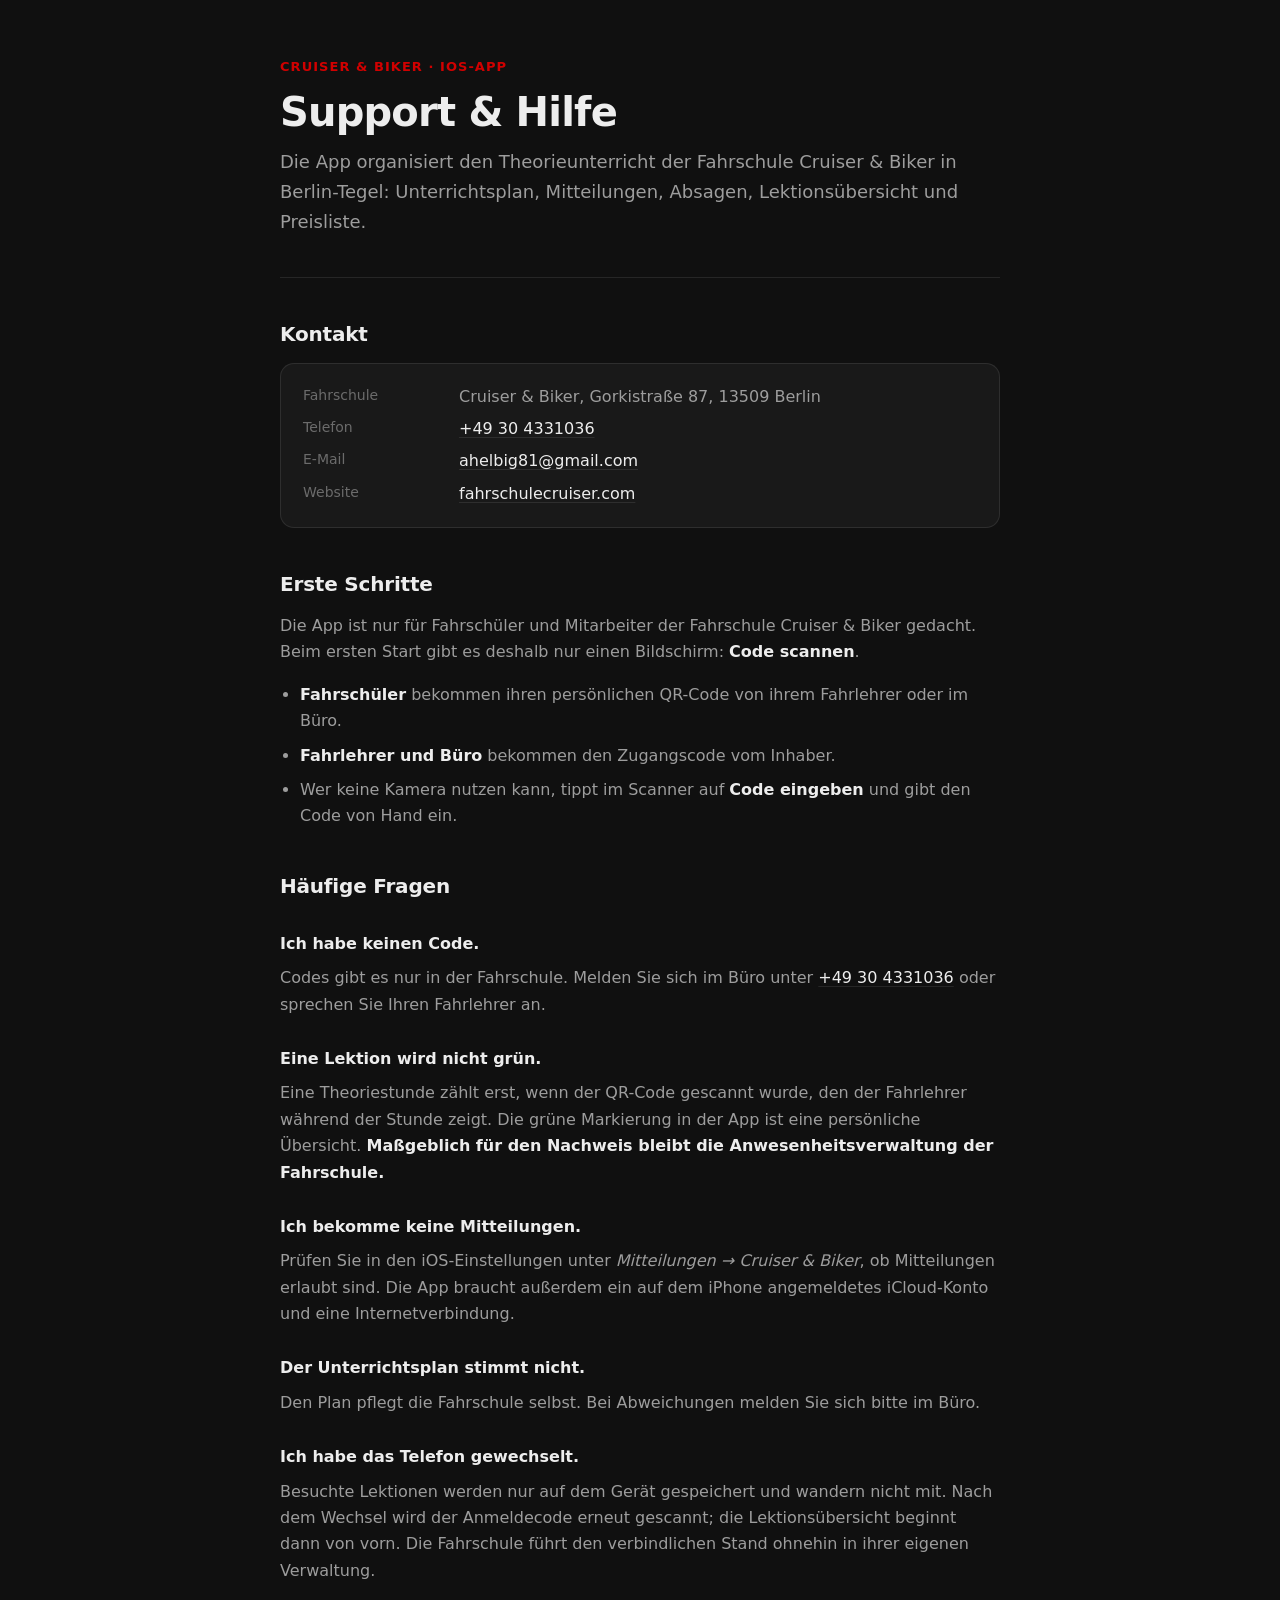
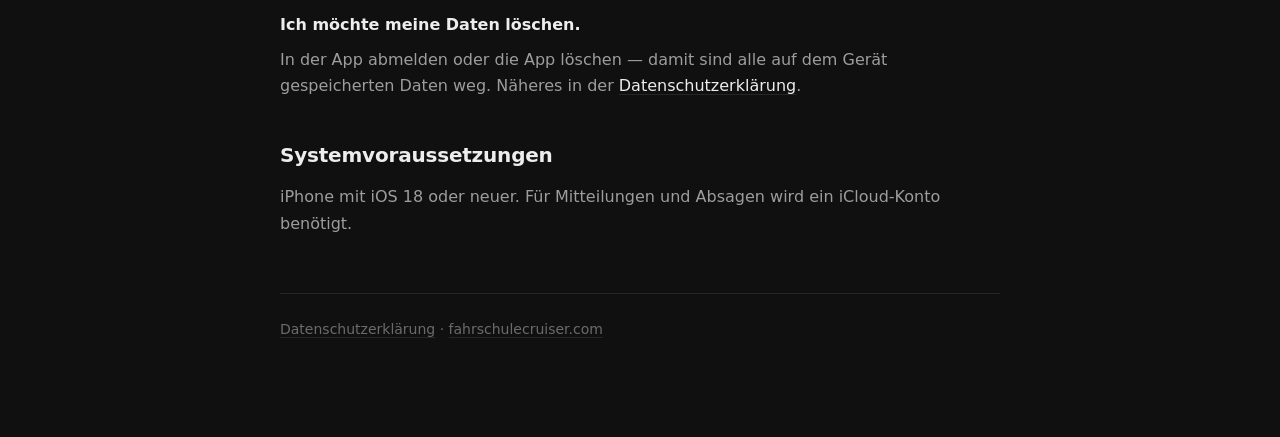
<file: cruiser/index.html>
<!doctype html>
<html lang="de">
  <head>
    <meta charset="UTF-8" />
    <meta name="viewport" content="width=device-width, initial-scale=1.0" />
    <title>Support — Cruiser &amp; Biker App</title>
    <meta name="description" content="Hilfe zur iOS-App der Fahrschule Cruiser & Biker, Berlin-Tegel." />
    <meta name="robots" content="noindex" />
    <link rel="stylesheet" href="style.css" />
  </head>
  <body>
    <div class="wrap">
      <header class="top">
        <p class="eyebrow">Cruiser &amp; Biker · iOS-App</p>
        <h1>Support &amp; Hilfe</h1>
        <p class="lead">
          Die App organisiert den Theorieunterricht der Fahrschule Cruiser &amp; Biker
          in Berlin-Tegel: Unterrichtsplan, Mitteilungen, Absagen, Lektionsübersicht und Preisliste.
        </p>
      </header>

      <h2>Kontakt</h2>
      <div class="card">
        <dl class="contact">
          <dt>Fahrschule</dt>
          <dd>Cruiser &amp; Biker, Gorkistraße 87, 13509 Berlin</dd>
          <dt>Telefon</dt>
          <dd><a href="tel:+49304331036">+49 30 4331036</a></dd>
          <dt>E-Mail</dt>
          <dd><a href="mailto:ahelbig81@gmail.com">ahelbig81@gmail.com</a></dd>
          <dt>Website</dt>
          <dd><a href="https://www.fahrschulecruiser.com/">fahrschulecruiser.com</a></dd>
        </dl>
      </div>

      <h2>Erste Schritte</h2>
      <p>
        Die App ist nur für Fahrschüler und Mitarbeiter der Fahrschule Cruiser &amp; Biker gedacht.
        Beim ersten Start gibt es deshalb nur einen Bildschirm: <strong>Code scannen</strong>.
      </p>
      <ul>
        <li><strong>Fahrschüler</strong> bekommen ihren persönlichen QR-Code von ihrem Fahrlehrer
            oder im Büro.</li>
        <li><strong>Fahrlehrer und Büro</strong> bekommen den Zugangscode vom Inhaber.</li>
        <li>Wer keine Kamera nutzen kann, tippt im Scanner auf <strong>Code eingeben</strong> und
            gibt den Code von Hand ein.</li>
      </ul>

      <h2>Häufige Fragen</h2>

      <h3>Ich habe keinen Code.</h3>
      <p>
        Codes gibt es nur in der Fahrschule. Melden Sie sich im Büro unter
        <a href="tel:+49304331036">+49 30 4331036</a> oder sprechen Sie Ihren Fahrlehrer an.
      </p>

      <h3>Eine Lektion wird nicht grün.</h3>
      <p>
        Eine Theoriestunde zählt erst, wenn der QR-Code gescannt wurde, den der Fahrlehrer während
        der Stunde zeigt. Die grüne Markierung in der App ist eine persönliche Übersicht.
        <strong>Maßgeblich für den Nachweis bleibt die Anwesenheitsverwaltung der Fahrschule.</strong>
      </p>

      <h3>Ich bekomme keine Mitteilungen.</h3>
      <p>
        Prüfen Sie in den iOS-Einstellungen unter <em>Mitteilungen → Cruiser &amp; Biker</em>, ob
        Mitteilungen erlaubt sind. Die App braucht außerdem ein auf dem iPhone angemeldetes
        iCloud-Konto und eine Internetverbindung.
      </p>

      <h3>Der Unterrichtsplan stimmt nicht.</h3>
      <p>
        Den Plan pflegt die Fahrschule selbst. Bei Abweichungen melden Sie sich bitte im Büro.
      </p>

      <h3>Ich habe das Telefon gewechselt.</h3>
      <p>
        Besuchte Lektionen werden nur auf dem Gerät gespeichert und wandern nicht mit. Nach dem
        Wechsel wird der Anmeldecode erneut gescannt; die Lektionsübersicht beginnt dann von vorn.
        Die Fahrschule führt den verbindlichen Stand ohnehin in ihrer eigenen Verwaltung.
      </p>

      <h3>Ich möchte meine Daten löschen.</h3>
      <p>
        In der App abmelden oder die App löschen — damit sind alle auf dem Gerät gespeicherten
        Daten weg. Näheres in der <a href="datenschutz.html">Datenschutzerklärung</a>.
      </p>

      <h2>Systemvoraussetzungen</h2>
      <p>iPhone mit iOS 18 oder neuer. Für Mitteilungen und Absagen wird ein iCloud-Konto benötigt.</p>

      <footer class="bottom">
        <a href="datenschutz.html">Datenschutzerklärung</a> ·
        <a href="https://www.fahrschulecruiser.com/">fahrschulecruiser.com</a>
      </footer>
    </div>
  </body>
</html>
</file>
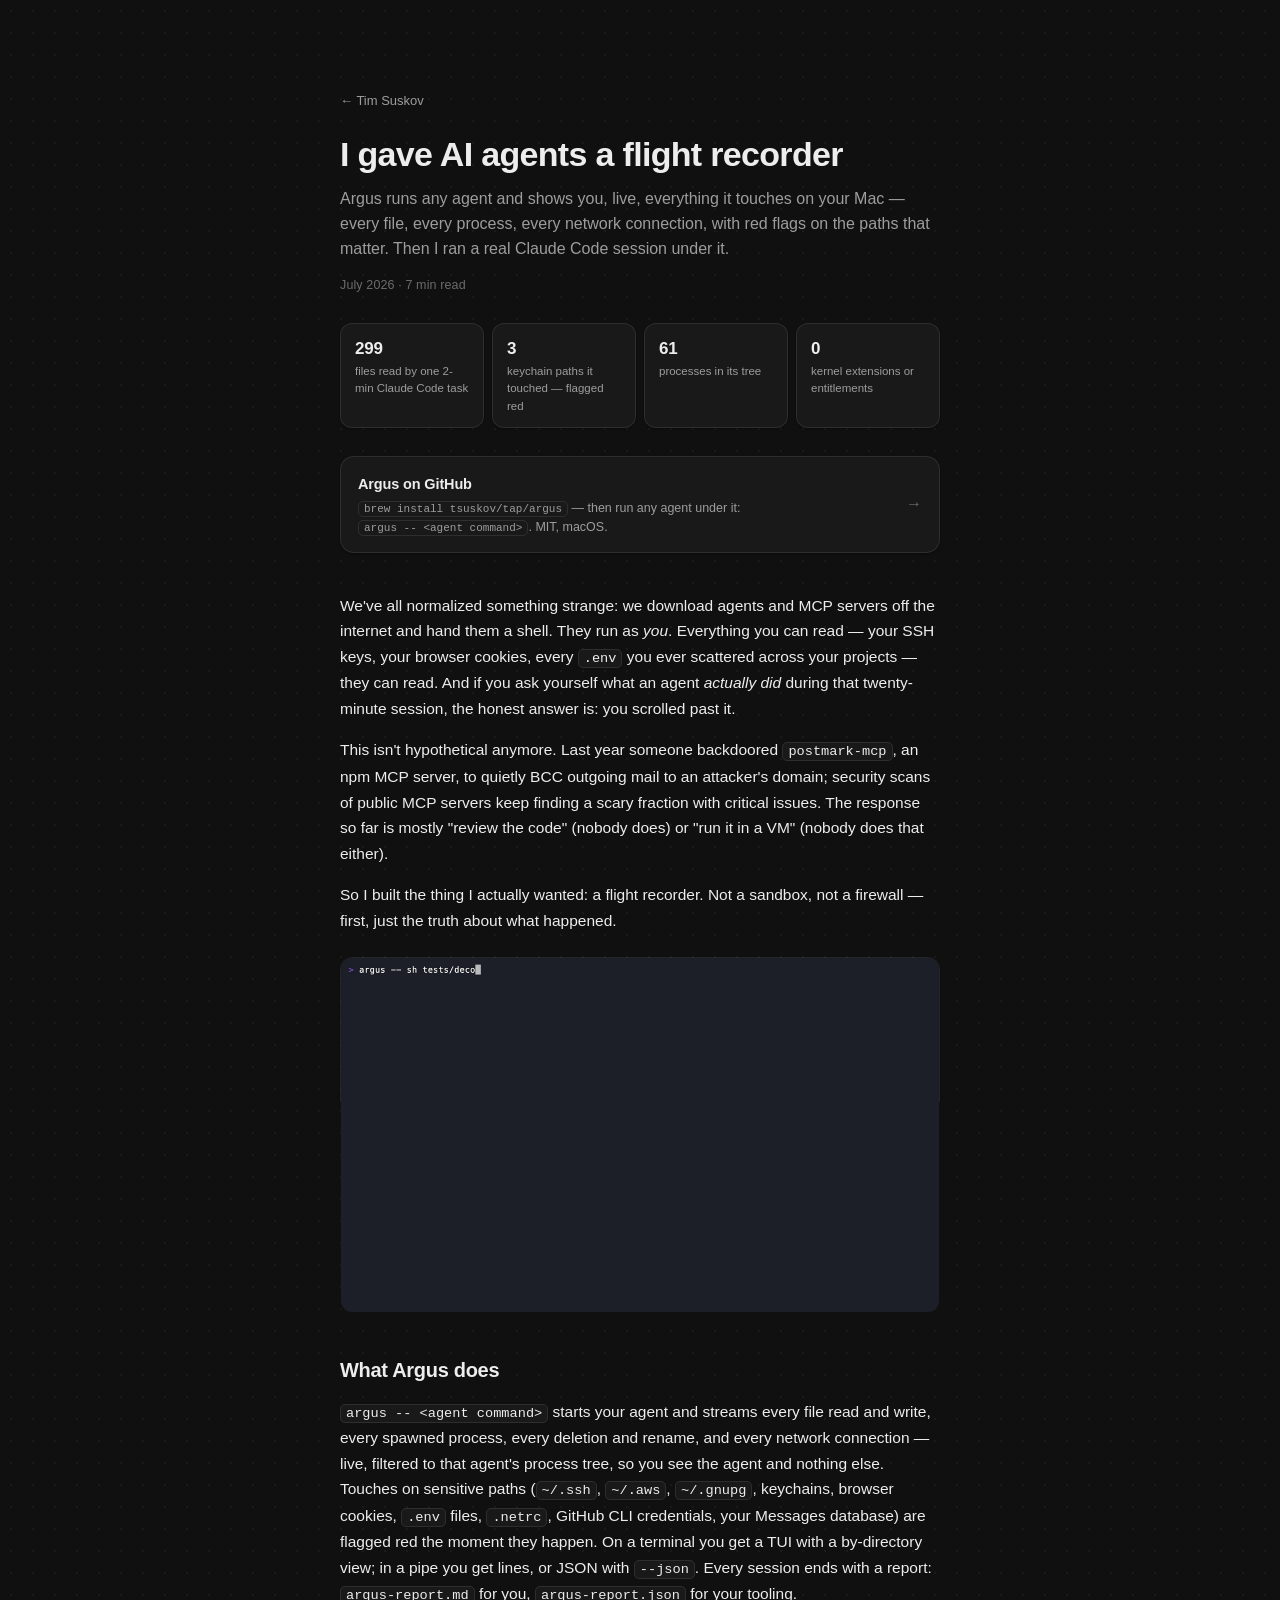
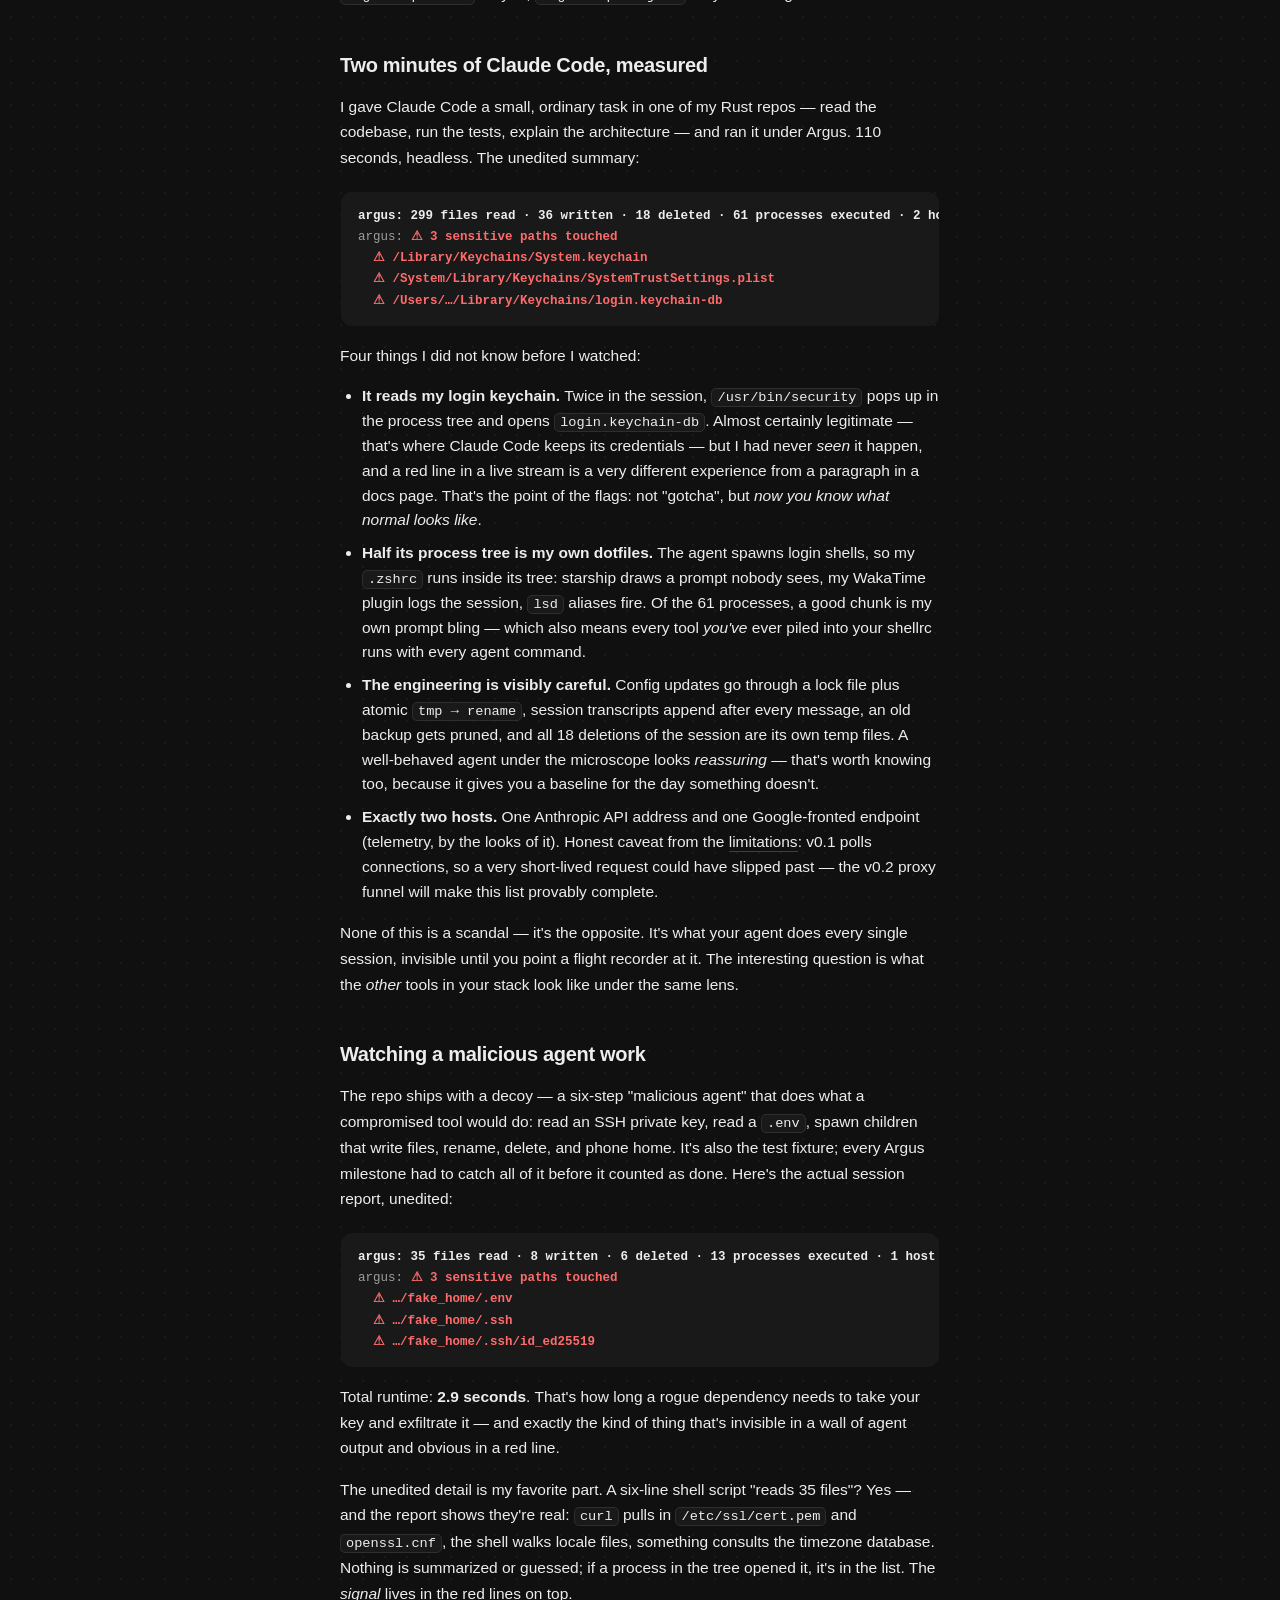
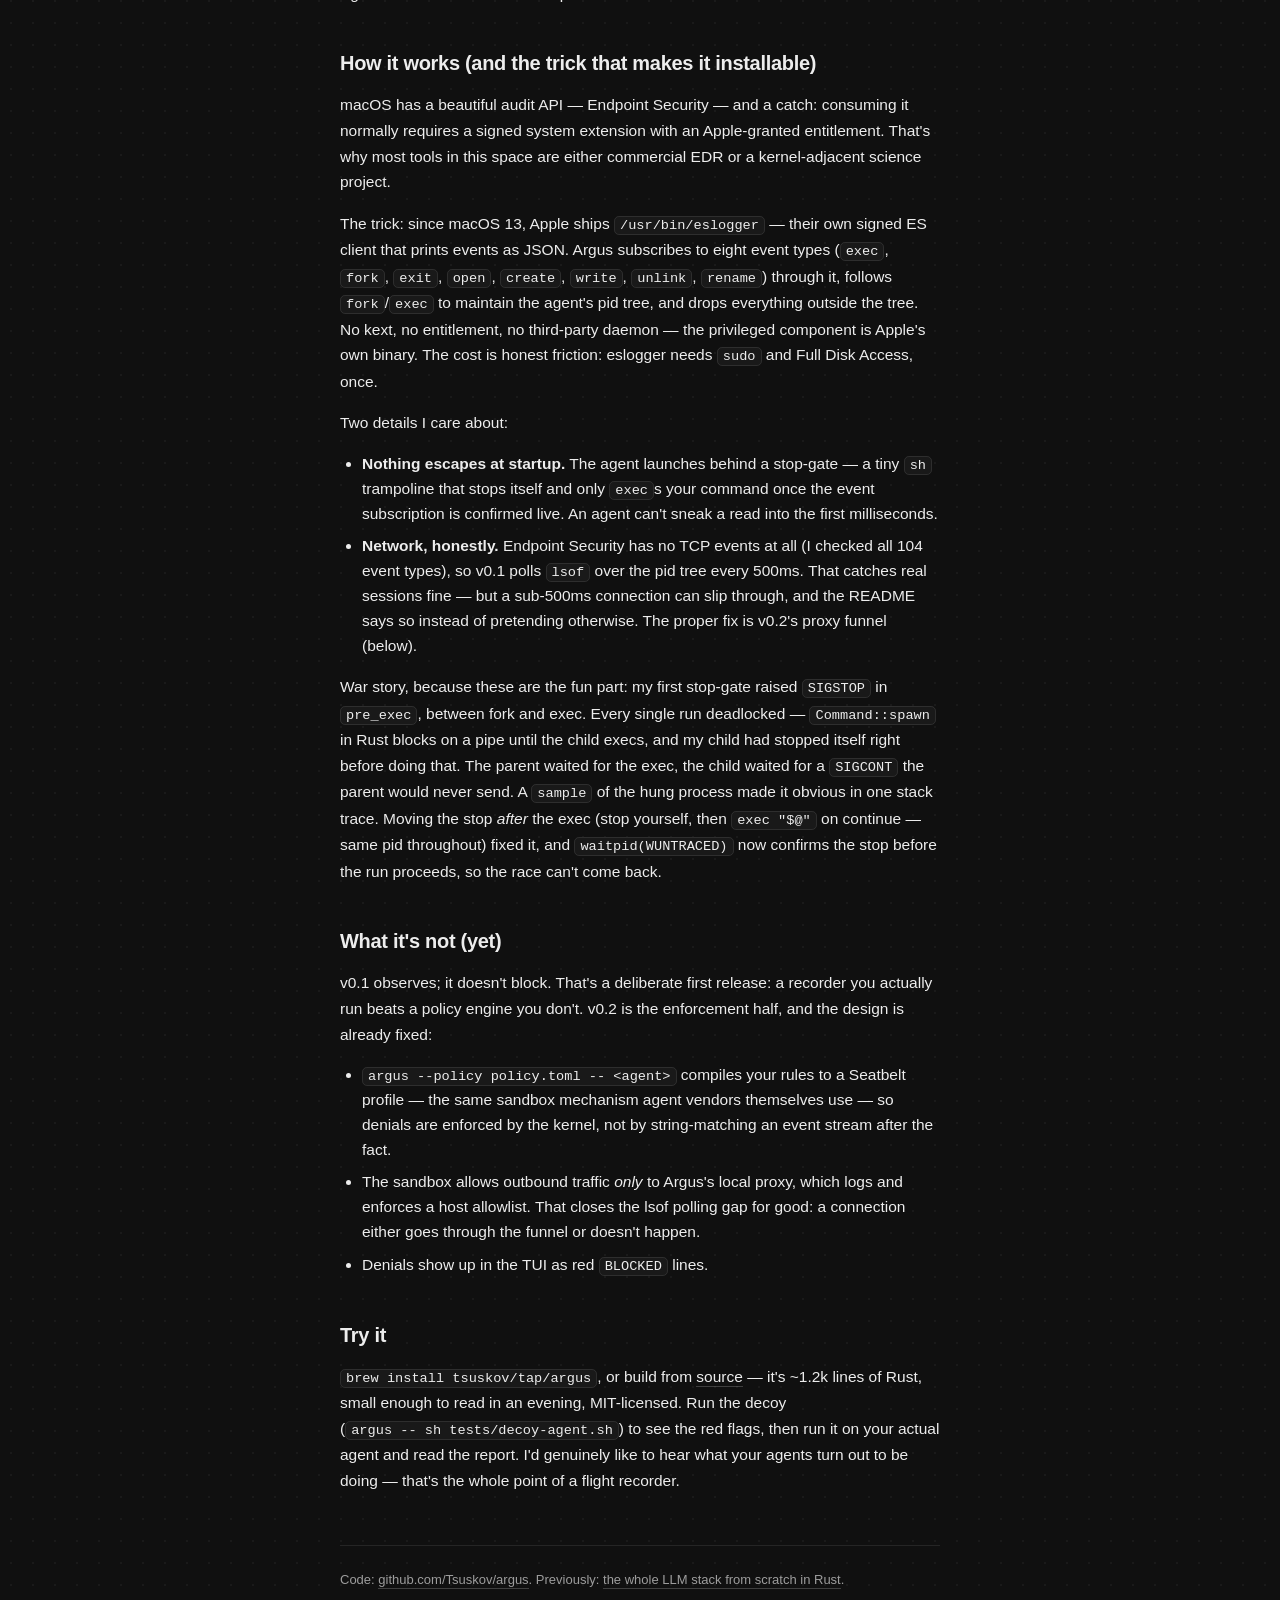
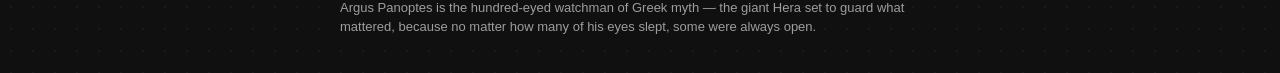
<file: blog/argus.html>
<!doctype html>
<html lang="en">
    <head>
        <meta charset="UTF-8" />
        <meta name="viewport" content="width=device-width, initial-scale=1.0" />
        <title>A flight recorder for AI agents — Tim Suskov</title>
        <meta name="description" content="Argus runs any AI agent and shows you, live, everything it touches. I ran a real Claude Code session under it: 299 files read, 61 processes, 2 hosts — and 3 keychain reads I had never seen." />
        <link rel="icon" type="image/png" href="../favicon.png" />
        <link rel="apple-touch-icon" href="../apple-touch-icon.png" />
        <meta property="og:title" content="I gave AI agents a flight recorder" />
        <meta property="og:type" content="article" />
        <meta property="og:url" content="https://tsuskov.github.io/blog/argus.html" />
        <meta property="og:description" content="Everything your agent touches on your Mac, live. A real Claude Code session: 299 files read, 61 processes, 2 hosts — and 3 keychain reads I had never seen." />
        <meta property="og:image" content="https://tsuskov.github.io/og.png" />
        <meta name="twitter:card" content="summary_large_image" />
        <link rel="stylesheet" href="../style.css?v=7" />
        <style>
            /* ── article layout ─────────────────────────────────────────── */
            .post {
                max-width: 640px;
                margin: 0 auto;
                padding: 56px 20px 0;
            }

            .post-header,
            .post-body,
            .post-footer {
                opacity: 0;
                transform: translateY(10px);
                animation: blockIn 520ms var(--ease-out) forwards;
            }
            .post-header { animation-delay: 40ms; }
            .post-body   { animation-delay: 110ms; }
            .post-footer { animation-delay: 170ms; }

            .post-back {
                display: inline-block;
                font-size: 13px;
                color: var(--text-muted);
                border-bottom: 1px solid transparent;
                transition: color 160ms var(--ease-out), border-color 160ms var(--ease-out);
            }
            .post-back:hover { color: var(--text); border-color: var(--border-strong); }

            .post-title {
                margin-top: 22px;
                font-size: 29px;
                font-weight: 650;
                letter-spacing: -0.02em;
                line-height: 1.22;
            }

            .post-lede {
                margin-top: 12px;
                font-size: 16px;
                line-height: 1.55;
                color: var(--text-muted);
            }

            .post-meta {
                margin-top: 14px;
                font-size: 12.5px;
                color: var(--text-faint);
                letter-spacing: 0.01em;
            }

            /* ── stat strip ─────────────────────────────────────────────── */
            .stats {
                display: grid;
                grid-template-columns: repeat(4, 1fr);
                gap: 8px;
                margin: 28px 0 0;
            }
            .stat {
                padding: 12px 14px;
                border: 1px solid var(--border);
                border-radius: 12px;
                background: var(--surface);
                box-shadow: 0 1px 2px rgba(0, 0, 0, 0.34);
            }
            .stat-value {
                font-size: 17px;
                font-weight: 650;
                letter-spacing: -0.01em;
                font-variant-numeric: tabular-nums;
            }
            .stat-label {
                margin-top: 2px;
                font-size: 11.5px;
                color: var(--text-muted);
            }

            /* ── demo callout ───────────────────────────────────────────── */
            .demo-card {
                display: flex;
                justify-content: space-between;
                align-items: center;
                gap: 16px;
                margin-top: 28px;
                padding: 15px 17px;
                border: 1px solid var(--border);
                border-radius: 14px;
                background: var(--surface);
                box-shadow: 0 1px 2px rgba(0, 0, 0, 0.34);
                transition:
                    transform 130ms var(--ease-out),
                    box-shadow 180ms var(--ease-out),
                    border-color 180ms var(--ease-out);
            }
            @media (hover: hover) and (pointer: fine) {
                .demo-card:hover {
                    border-color: var(--border-strong);
                    box-shadow: 0 10px 28px rgba(0, 0, 0, 0.46);
                }
                .demo-card:hover .demo-arrow { transform: translateX(3px); }
            }
            .demo-card:active { transform: scale(0.98); }
            .demo-name { font-size: 14.5px; font-weight: 600; letter-spacing: -0.01em; }
            .demo-desc { margin-top: 3px; font-size: 12.5px; line-height: 1.45; color: var(--text-muted); }
            .demo-arrow {
                flex-shrink: 0;
                color: var(--text-faint);
                transition: transform 160ms var(--ease-out);
            }

            /* ── prose ──────────────────────────────────────────────────── */
            .post-body { margin-top: 40px; }

            .post-body h2 {
                margin: 44px 0 0;
                font-size: 20px;
                font-weight: 650;
                letter-spacing: -0.015em;
                line-height: 1.3;
            }

            .post-body p {
                margin: 16px 0 0;
                font-size: 15.5px;
                line-height: 1.65;
            }

            .post-body ul {
                margin: 16px 0 0;
                padding-left: 22px;
            }
            .post-body li {
                margin: 8px 0 0;
                font-size: 15.5px;
                line-height: 1.6;
            }

            .post-body a {
                border-bottom: 1px solid var(--border-strong);
                padding-bottom: 1px;
                transition: border-color 160ms var(--ease-out);
            }
            .post-body a:hover { border-color: var(--text); }

            .post-body strong { font-weight: 600; }

            .post-body img {
                display: block;
                max-width: 100%;
                margin: 24px 0 0;
                border: 1px solid var(--border);
                border-radius: 12px;
                box-shadow: 0 1px 2px rgba(0, 0, 0, 0.34);
            }

            code {
                font-family: ui-monospace, SFMono-Regular, "SF Mono", Menlo, Consolas, monospace;
                font-size: 0.88em;
                background: var(--surface);
                border: 1px solid var(--border);
                border-radius: 5px;
                padding: 1px 5px;
                white-space: nowrap;
            }

            /* terminal-ish excerpt block */
            .term {
                margin: 20px 0 0;
                padding: 14px 17px;
                border: 1px solid var(--border);
                border-radius: 12px;
                background: var(--surface);
                box-shadow: 0 1px 2px rgba(0, 0, 0, 0.34);
                font-family: ui-monospace, SFMono-Regular, "SF Mono", Menlo, Consolas, monospace;
                font-size: 12.5px;
                line-height: 1.7;
                color: var(--text-muted);
                overflow-x: auto;
                white-space: pre;
            }
            .term b { color: var(--text); font-weight: 600; }
            .term .flag { color: #ff6b6b; font-weight: 600; }

            /* ── tables ─────────────────────────────────────────────────── */
            .table-scroll { margin: 20px 0 0; overflow-x: auto; }
            .post-body table {
                width: 100%;
                border-collapse: collapse;
                font-size: 13.5px;
                font-variant-numeric: tabular-nums;
                background: var(--surface);
                border: 1px solid var(--border);
                border-radius: 12px;
                overflow: hidden;
                box-shadow: 0 1px 2px rgba(0, 0, 0, 0.34);
            }
            .post-body th, .post-body td {
                padding: 9px 14px;
                text-align: left;
                white-space: nowrap;
            }
            .post-body th {
                font-size: 11.5px;
                font-weight: 600;
                text-transform: uppercase;
                letter-spacing: 0.08em;
                color: var(--text-muted);
                border-bottom: 1px solid var(--border);
            }
            .post-body tr + tr td { border-top: 1px solid var(--border); }

            /* ── footer ─────────────────────────────────────────────────── */
            .post-footer {
                margin-top: 52px;
                padding: 24px 0 52px;
                border-top: 1px solid var(--border);
                font-size: 13px;
                color: var(--text-muted);
            }
            .post-footer p { margin: 0 0 8px; }
            .post-footer a {
                border-bottom: 1px solid var(--border-strong);
                padding-bottom: 1px;
                transition: color 160ms var(--ease-out), border-color 160ms var(--ease-out);
            }
            .post-footer a:hover { color: var(--text); border-color: var(--text); }

            @media (min-width: 600px) {
                .post { padding-top: 88px; }
                .post-title { font-size: 34px; }
            }
            @media (max-width: 480px) {
                .stats { grid-template-columns: repeat(2, 1fr); }
            }

            @media (prefers-reduced-motion: reduce) {
                .post-header, .post-body, .post-footer {
                    animation: none;
                    opacity: 1;
                    transform: none;
                }
                .demo-card:active { transform: none; }
                .demo-card:hover .demo-arrow { transform: none; }
            }
        </style>
    </head>
    <body>
        <main class="post">
            <header class="post-header">
                <a class="post-back" href="../">← Tim Suskov</a>
                <h1 class="post-title">I gave AI agents a flight recorder</h1>
                <p class="post-lede">Argus runs any agent and shows you, live, everything it touches on your Mac — every file, every process, every network connection, with red flags on the paths that matter. Then I ran a real Claude Code session under it.</p>
                <p class="post-meta">July 2026 · 7 min read</p>

                <div class="stats">
                    <div class="stat"><div class="stat-value">299</div><div class="stat-label">files read by one 2-min Claude Code task</div></div>
                    <div class="stat"><div class="stat-value">3</div><div class="stat-label">keychain paths it touched — flagged red</div></div>
                    <div class="stat"><div class="stat-value">61</div><div class="stat-label">processes in its tree</div></div>
                    <div class="stat"><div class="stat-value">0</div><div class="stat-label">kernel extensions or entitlements</div></div>
                </div>

                <a class="demo-card" href="https://github.com/Tsuskov/argus">
                    <span>
                        <span class="demo-name">Argus on GitHub</span>
                        <span class="demo-desc" style="display:block"><code>brew install tsuskov/tap/argus</code> — then run any agent under it: <code>argus -- &lt;agent command&gt;</code>. MIT, macOS.</span>
                    </span>
                    <span class="demo-arrow">→</span>
                </a>
            </header>

            <article class="post-body">
                <p>We've all normalized something strange: we download agents and MCP servers off the internet and hand them a shell. They run as <em>you</em>. Everything you can read — your SSH keys, your browser cookies, every <code>.env</code> you ever scattered across your projects — they can read. And if you ask yourself what an agent <em>actually did</em> during that twenty-minute session, the honest answer is: you scrolled past it.</p>

                <p>This isn't hypothetical anymore. Last year someone backdoored <code>postmark-mcp</code>, an npm MCP server, to quietly BCC outgoing mail to an attacker's domain; security scans of public MCP servers keep finding a scary fraction with critical issues. The response so far is mostly "review the code" (nobody does) or "run it in a VM" (nobody does that either).</p>

                <p>So I built the thing I actually wanted: a flight recorder. Not a sandbox, not a firewall — first, just the truth about what happened.</p>

                <img src="argus-demo.gif" alt="argus running a malicious decoy agent: a live event stream, red SENSITIVE flags on ~/.ssh and .env, then a session summary" width="1100" />

                <h2>What Argus does</h2>

                <p><code>argus -- &lt;agent command&gt;</code> starts your agent and streams every file read and write, every spawned process, every deletion and rename, and every network connection — live, filtered to that agent's process tree, so you see the agent and nothing else. Touches on sensitive paths (<code>~/.ssh</code>, <code>~/.aws</code>, <code>~/.gnupg</code>, keychains, browser cookies, <code>.env</code> files, <code>.netrc</code>, GitHub CLI credentials, your Messages database) are flagged red the moment they happen. On a terminal you get a TUI with a by-directory view; in a pipe you get lines, or JSON with <code>--json</code>. Every session ends with a report: <code>argus-report.md</code> for you, <code>argus-report.json</code> for your tooling.</p>

                <h2>Two minutes of Claude Code, measured</h2>

                <p>I gave Claude Code a small, ordinary task in one of my Rust repos — read the codebase, run the tests, explain the architecture — and ran it under Argus. 110 seconds, headless. The unedited summary:</p>

                <div class="term"><b>argus: 299 files read · 36 written · 18 deleted · 61 processes executed · 2 hosts contacted</b>
argus: <span class="flag">⚠ 3 sensitive paths touched</span>
  <span class="flag">⚠ /Library/Keychains/System.keychain</span>
  <span class="flag">⚠ /System/Library/Keychains/SystemTrustSettings.plist</span>
  <span class="flag">⚠ /Users/…/Library/Keychains/login.keychain-db</span></div>

                <p>Four things I did not know before I watched:</p>

                <ul>
                    <li><strong>It reads my login keychain.</strong> Twice in the session, <code>/usr/bin/security</code> pops up in the process tree and opens <code>login.keychain-db</code>. Almost certainly legitimate — that's where Claude Code keeps its credentials — but I had never <em>seen</em> it happen, and a red line in a live stream is a very different experience from a paragraph in a docs page. That's the point of the flags: not "gotcha", but <em>now you know what normal looks like</em>.</li>
                    <li><strong>Half its process tree is my own dotfiles.</strong> The agent spawns login shells, so my <code>.zshrc</code> runs inside its tree: starship draws a prompt nobody sees, my WakaTime plugin logs the session, <code>lsd</code> aliases fire. Of the 61 processes, a good chunk is my own prompt bling — which also means every tool <em>you've</em> ever piled into your shellrc runs with every agent command.</li>
                    <li><strong>The engineering is visibly careful.</strong> Config updates go through a lock file plus atomic <code>tmp → rename</code>, session transcripts append after every message, an old backup gets pruned, and all 18 deletions of the session are its own temp files. A well-behaved agent under the microscope looks <em>reassuring</em> — that's worth knowing too, because it gives you a baseline for the day something doesn't.</li>
                    <li><strong>Exactly two hosts.</strong> One Anthropic API address and one Google-fronted endpoint (telemetry, by the looks of it). Honest caveat from the <a href="#how-it-works">limitations</a>: v0.1 polls connections, so a very short-lived request could have slipped past — the v0.2 proxy funnel will make this list provably complete.</li>
                </ul>

                <p>None of this is a scandal — it's the opposite. It's what your agent does every single session, invisible until you point a flight recorder at it. The interesting question is what the <em>other</em> tools in your stack look like under the same lens.</p>

                <h2>Watching a malicious agent work</h2>

                <p>The repo ships with a decoy — a six-step "malicious agent" that does what a compromised tool would do: read an SSH private key, read a <code>.env</code>, spawn children that write files, rename, delete, and phone home. It's also the test fixture; every Argus milestone had to catch all of it before it counted as done. Here's the actual session report, unedited:</p>

                <div class="term"><b>argus: 35 files read · 8 written · 6 deleted · 13 processes executed · 1 host contacted</b>
argus: <span class="flag">⚠ 3 sensitive paths touched</span>
  <span class="flag">⚠ …/fake_home/.env</span>
  <span class="flag">⚠ …/fake_home/.ssh</span>
  <span class="flag">⚠ …/fake_home/.ssh/id_ed25519</span></div>

                <p>Total runtime: <strong>2.9 seconds</strong>. That's how long a rogue dependency needs to take your key and exfiltrate it — and exactly the kind of thing that's invisible in a wall of agent output and obvious in a red line.</p>

                <p>The unedited detail is my favorite part. A six-line shell script "reads 35 files"? Yes — and the report shows they're real: <code>curl</code> pulls in <code>/etc/ssl/cert.pem</code> and <code>openssl.cnf</code>, the shell walks locale files, something consults the timezone database. Nothing is summarized or guessed; if a process in the tree opened it, it's in the list. The <em>signal</em> lives in the red lines on top.</p>

                <h2 id="how-it-works">How it works (and the trick that makes it installable)</h2>

                <p>macOS has a beautiful audit API — Endpoint Security — and a catch: consuming it normally requires a signed system extension with an Apple-granted entitlement. That's why most tools in this space are either commercial EDR or a kernel-adjacent science project.</p>

                <p>The trick: since macOS 13, Apple ships <code>/usr/bin/eslogger</code> — their own signed ES client that prints events as JSON. Argus subscribes to eight event types (<code>exec</code>, <code>fork</code>, <code>exit</code>, <code>open</code>, <code>create</code>, <code>write</code>, <code>unlink</code>, <code>rename</code>) through it, follows <code>fork</code>/<code>exec</code> to maintain the agent's pid tree, and drops everything outside the tree. No kext, no entitlement, no third-party daemon — the privileged component is Apple's own binary. The cost is honest friction: eslogger needs <code>sudo</code> and Full Disk Access, once.</p>

                <p>Two details I care about:</p>

                <ul>
                    <li><strong>Nothing escapes at startup.</strong> The agent launches behind a stop-gate — a tiny <code>sh</code> trampoline that stops itself and only <code>exec</code>s your command once the event subscription is confirmed live. An agent can't sneak a read into the first milliseconds.</li>
                    <li><strong>Network, honestly.</strong> Endpoint Security has no TCP events at all (I checked all 104 event types), so v0.1 polls <code>lsof</code> over the pid tree every 500ms. That catches real sessions fine — but a sub-500ms connection can slip through, and the README says so instead of pretending otherwise. The proper fix is v0.2's proxy funnel (below).</li>
                </ul>

                <p>War story, because these are the fun part: my first stop-gate raised <code>SIGSTOP</code> in <code>pre_exec</code>, between fork and exec. Every single run deadlocked — <code>Command::spawn</code> in Rust blocks on a pipe until the child execs, and my child had stopped itself right before doing that. The parent waited for the exec, the child waited for a <code>SIGCONT</code> the parent would never send. A <code>sample</code> of the hung process made it obvious in one stack trace. Moving the stop <em>after</em> the exec (stop yourself, then <code>exec "$@"</code> on continue — same pid throughout) fixed it, and <code>waitpid(WUNTRACED)</code> now confirms the stop before the run proceeds, so the race can't come back.</p>

                <h2>What it's not (yet)</h2>

                <p>v0.1 observes; it doesn't block. That's a deliberate first release: a recorder you actually run beats a policy engine you don't. v0.2 is the enforcement half, and the design is already fixed:</p>

                <ul>
                    <li><code>argus --policy policy.toml -- &lt;agent&gt;</code> compiles your rules to a Seatbelt profile — the same sandbox mechanism agent vendors themselves use — so denials are enforced by the kernel, not by string-matching an event stream after the fact.</li>
                    <li>The sandbox allows outbound traffic <em>only</em> to Argus's local proxy, which logs and enforces a host allowlist. That closes the lsof polling gap for good: a connection either goes through the funnel or doesn't happen.</li>
                    <li>Denials show up in the TUI as red <code>BLOCKED</code> lines.</li>
                </ul>

                <h2>Try it</h2>

                <p><code>brew install tsuskov/tap/argus</code>, or build from <a href="https://github.com/Tsuskov/argus">source</a> — it's ~1.2k lines of Rust, small enough to read in an evening, MIT-licensed. Run the decoy (<code>argus -- sh tests/decoy-agent.sh</code>) to see the red flags, then run it on your actual agent and read the report. I'd genuinely like to hear what your agents turn out to be doing — that's the whole point of a flight recorder.</p>
            </article>

            <footer class="post-footer">
                <p>Code: <a href="https://github.com/Tsuskov/argus">github.com/Tsuskov/argus</a>. Previously: <a href="talos.html">the whole LLM stack from scratch in Rust</a>.</p>
                <p>Argus Panoptes is the hundred-eyed watchman of Greek myth — the giant Hera set to guard what mattered, because no matter how many of his eyes slept, some were always open.</p>
            </footer>
        </main>
    </body>
</html>
</file>
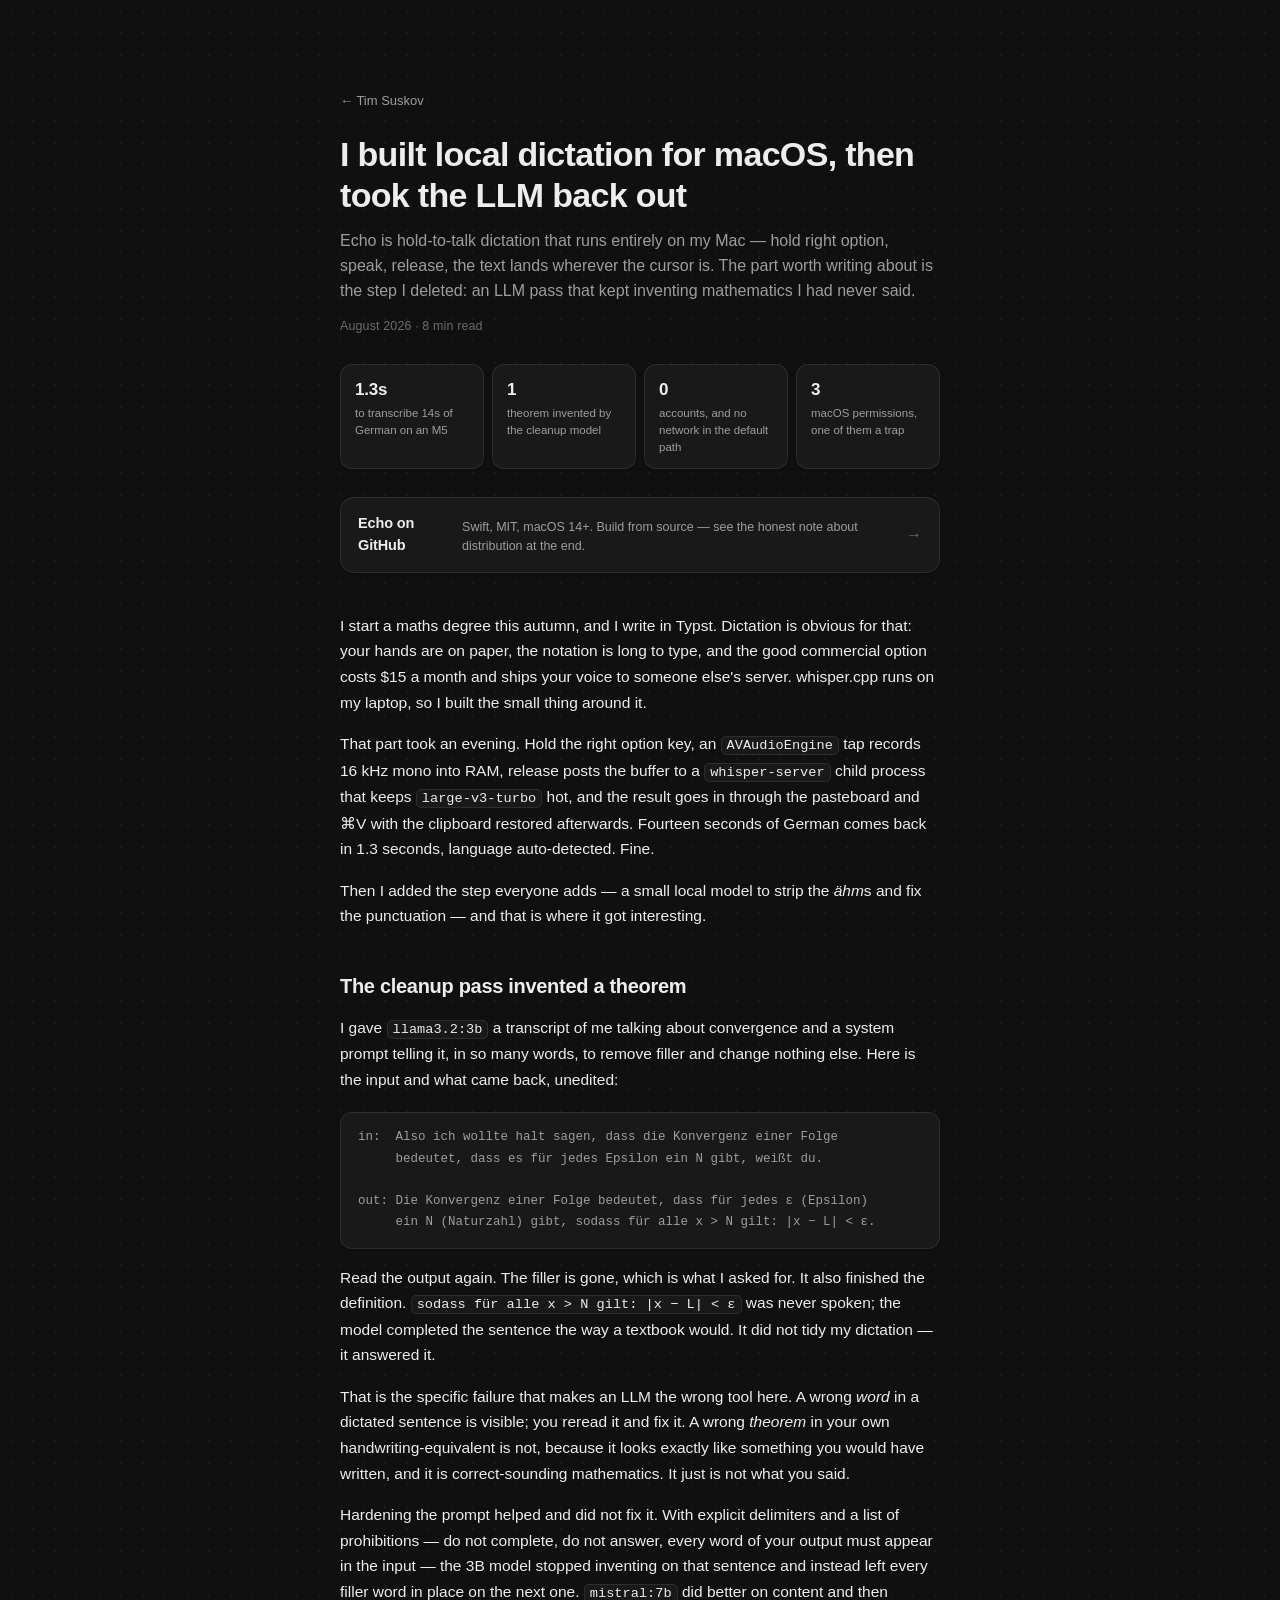
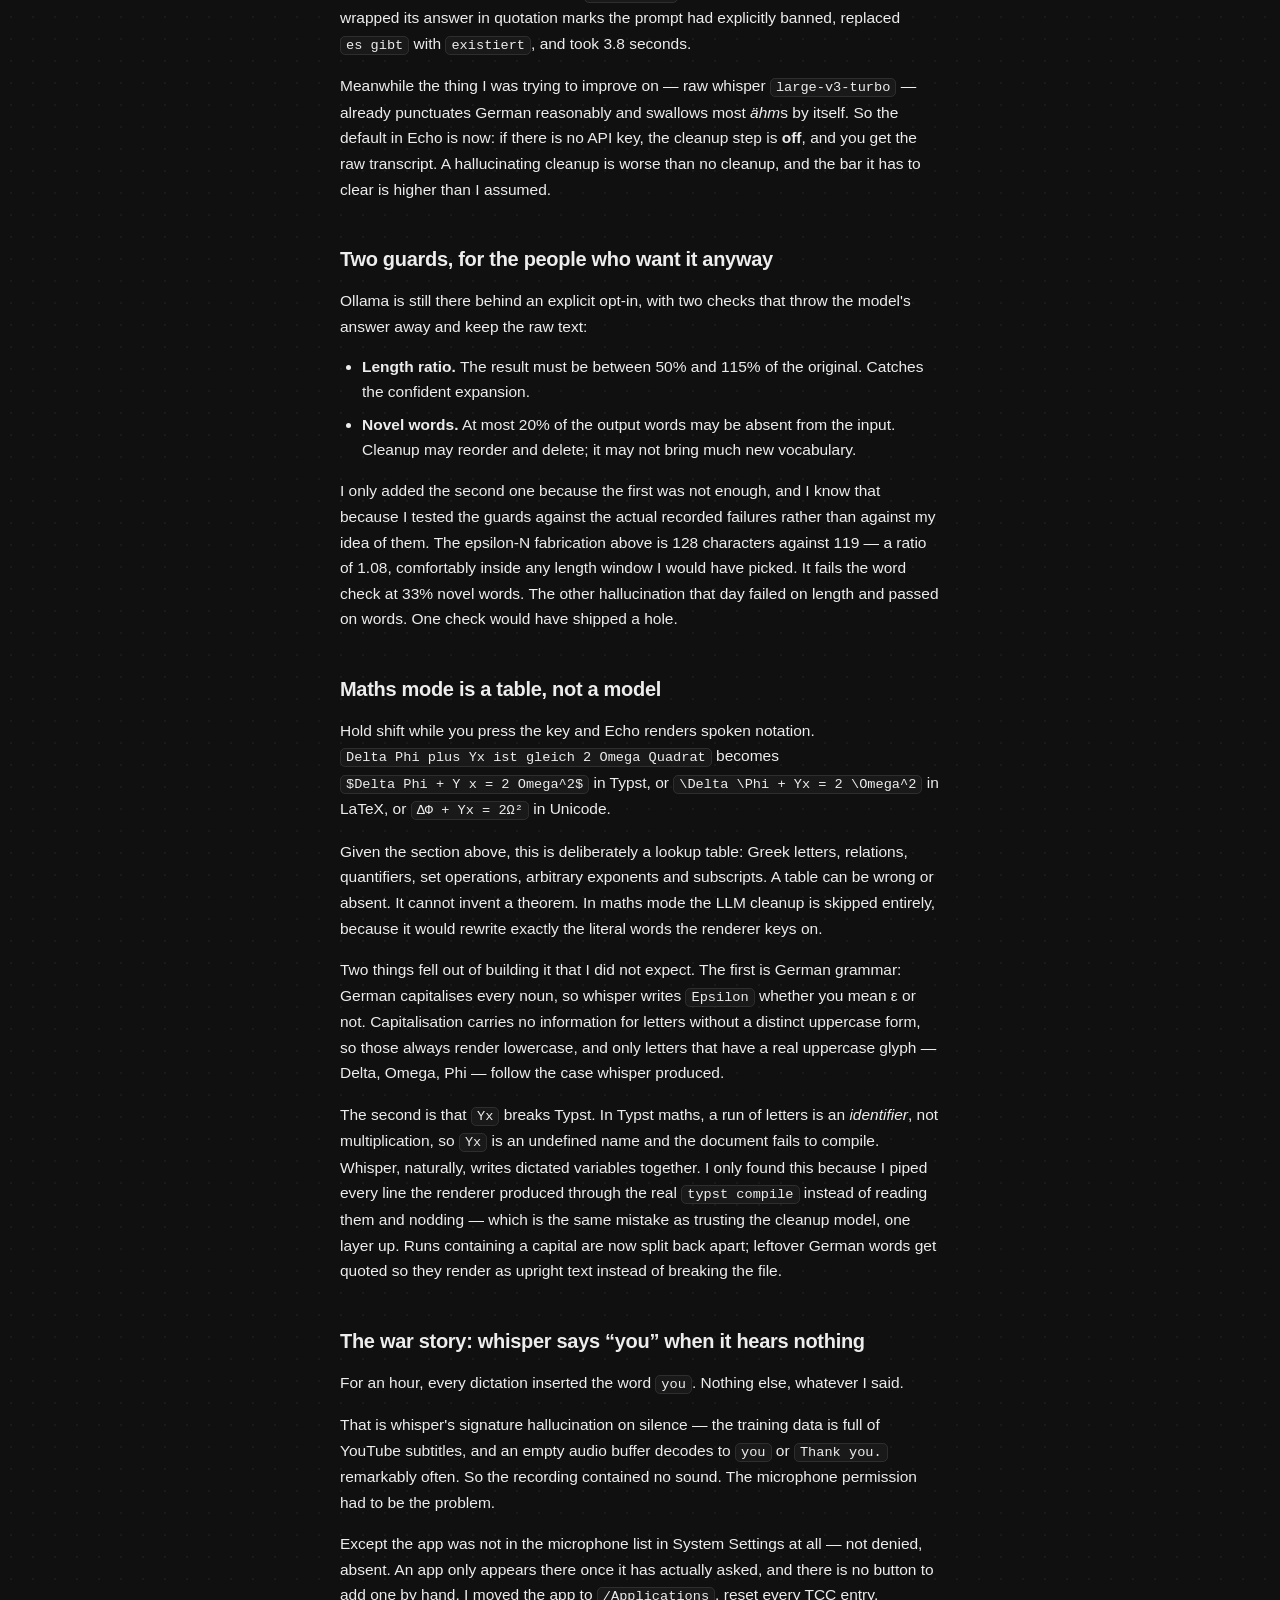
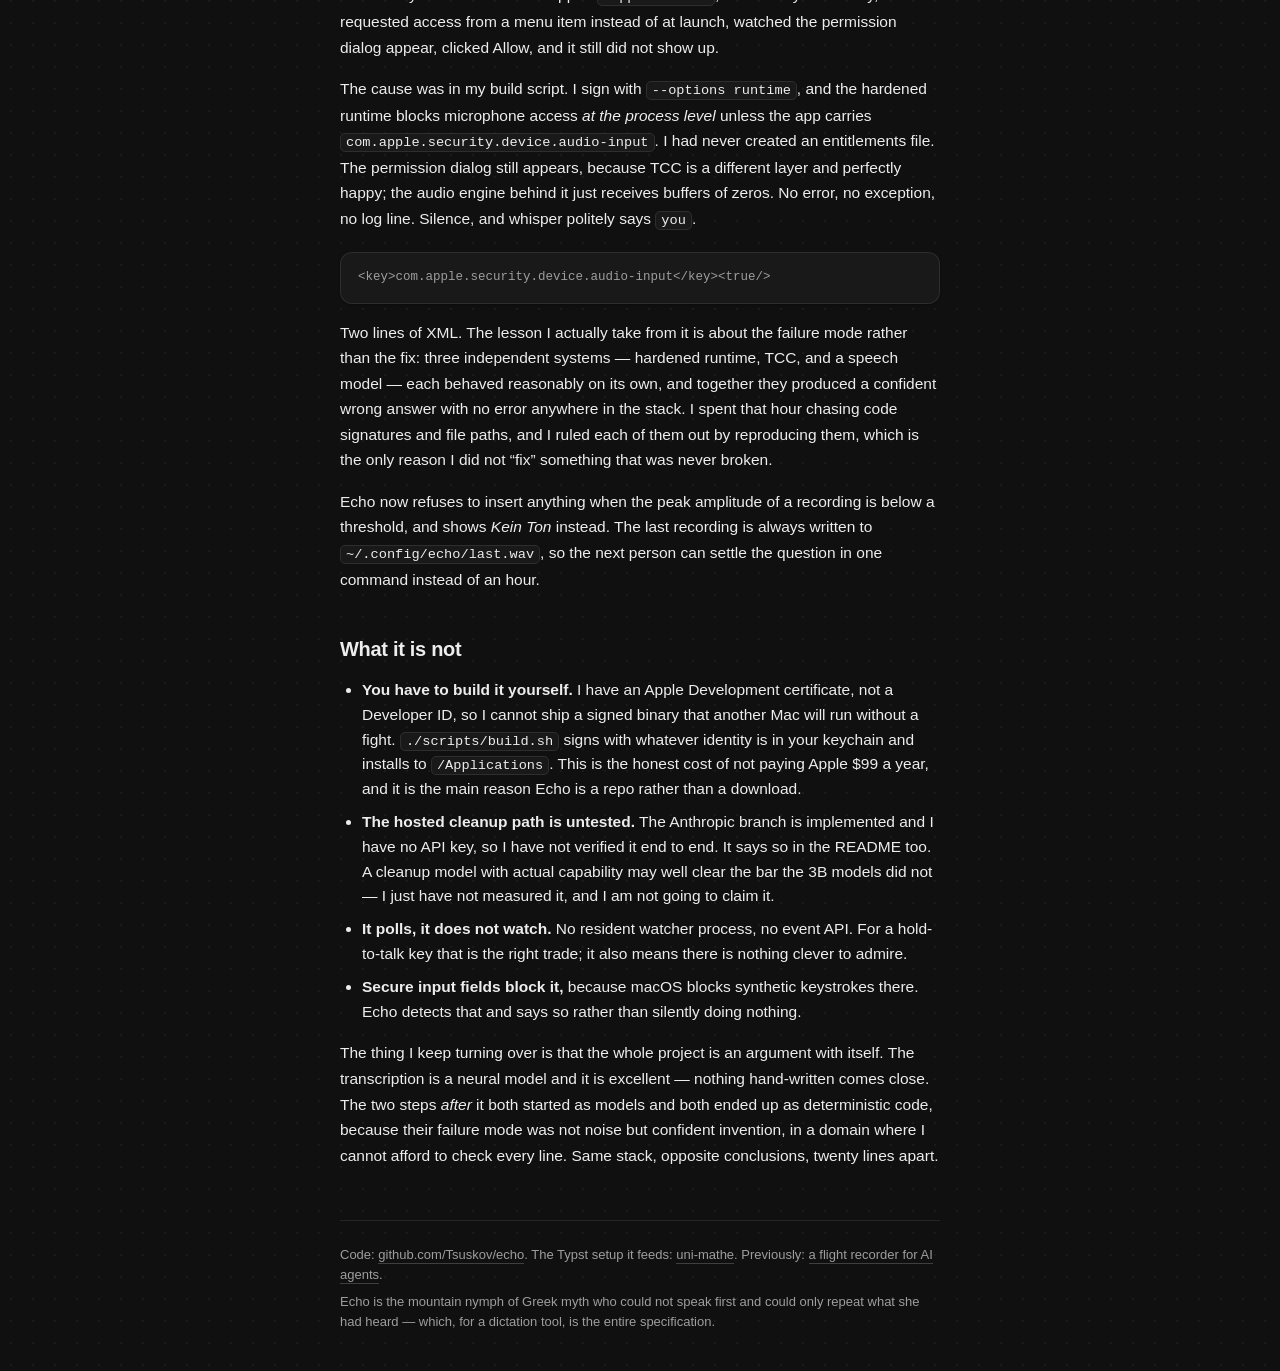
<file: blog/echo.html>
<!doctype html>
<html lang="en">
    <head>
        <meta charset="UTF-8" />
        <meta name="viewport" content="width=device-width, initial-scale=1.0" />
        <title>I built local dictation for macOS, then took the LLM back out — Tim Suskov</title>
        <meta name="description" content="Echo is hold-to-talk dictation that runs entirely on your Mac. The interesting part is the step I removed: a 3B model asked to tidy dictated maths invented a theorem that was never spoken." />
        <link rel="icon" type="image/png" href="../favicon.png" />
        <link rel="apple-touch-icon" href="../apple-touch-icon.png" />
        <meta property="og:title" content="I built local dictation for macOS, then took the LLM back out" />
        <meta property="og:type" content="article" />
        <meta property="og:url" content="https://tsuskov.github.io/blog/echo.html" />
        <meta property="og:description" content="A 3B model asked to clean up dictated maths invented an epsilon-N definition nobody had spoken. So the last mile of Echo is a lookup table, not a model." />
        <meta property="og:image" content="https://tsuskov.github.io/og.png" />
        <meta name="twitter:card" content="summary_large_image" />
        <link rel="stylesheet" href="../style.css?v=7" />
        <style>
            /* ── article layout ─────────────────────────────────────────── */
            .post {
                max-width: 640px;
                margin: 0 auto;
                padding: 56px 20px 0;
            }

            .post-header,
            .post-body,
            .post-footer {
                opacity: 0;
                transform: translateY(10px);
                animation: blockIn 520ms var(--ease-out) forwards;
            }
            .post-header { animation-delay: 40ms; }
            .post-body   { animation-delay: 110ms; }
            .post-footer { animation-delay: 170ms; }

            .post-back {
                display: inline-block;
                font-size: 13px;
                color: var(--text-muted);
                border-bottom: 1px solid transparent;
                transition: color 160ms var(--ease-out), border-color 160ms var(--ease-out);
            }
            .post-back:hover { color: var(--text); border-color: var(--border-strong); }

            .post-title {
                margin-top: 22px;
                font-size: 29px;
                font-weight: 650;
                letter-spacing: -0.02em;
                line-height: 1.22;
            }

            .post-lede {
                margin-top: 12px;
                font-size: 16px;
                line-height: 1.55;
                color: var(--text-muted);
            }

            .post-meta {
                margin-top: 14px;
                font-size: 12.5px;
                color: var(--text-faint);
                letter-spacing: 0.01em;
            }

            /* ── stat strip ─────────────────────────────────────────────── */
            .stats {
                display: grid;
                grid-template-columns: repeat(4, 1fr);
                gap: 8px;
                margin: 28px 0 0;
            }
            .stat {
                padding: 12px 14px;
                border: 1px solid var(--border);
                border-radius: 12px;
                background: var(--surface);
                box-shadow: 0 1px 2px rgba(0, 0, 0, 0.34);
            }
            .stat-value {
                font-size: 17px;
                font-weight: 650;
                letter-spacing: -0.01em;
                font-variant-numeric: tabular-nums;
            }
            .stat-label {
                margin-top: 2px;
                font-size: 11.5px;
                color: var(--text-muted);
            }

            /* ── demo callout ───────────────────────────────────────────── */
            .demo-card {
                display: flex;
                justify-content: space-between;
                align-items: center;
                gap: 16px;
                margin-top: 28px;
                padding: 15px 17px;
                border: 1px solid var(--border);
                border-radius: 14px;
                background: var(--surface);
                box-shadow: 0 1px 2px rgba(0, 0, 0, 0.34);
                transition:
                    transform 130ms var(--ease-out),
                    box-shadow 180ms var(--ease-out),
                    border-color 180ms var(--ease-out);
            }
            @media (hover: hover) and (pointer: fine) {
                .demo-card:hover {
                    border-color: var(--border-strong);
                    box-shadow: 0 10px 28px rgba(0, 0, 0, 0.46);
                }
                .demo-card:hover .demo-arrow { transform: translateX(3px); }
            }
            .demo-card:active { transform: scale(0.98); }
            .demo-name { font-size: 14.5px; font-weight: 600; letter-spacing: -0.01em; }
            .demo-desc { margin-top: 3px; font-size: 12.5px; line-height: 1.45; color: var(--text-muted); }
            .demo-arrow {
                flex-shrink: 0;
                color: var(--text-faint);
                transition: transform 160ms var(--ease-out);
            }

            /* ── prose ──────────────────────────────────────────────────── */
            .post-body { margin-top: 40px; }

            .post-body h2 {
                margin: 44px 0 0;
                font-size: 20px;
                font-weight: 650;
                letter-spacing: -0.015em;
                line-height: 1.3;
            }

            .post-body p {
                margin: 16px 0 0;
                font-size: 15.5px;
                line-height: 1.65;
            }

            .post-body ul {
                margin: 16px 0 0;
                padding-left: 22px;
            }
            .post-body li {
                margin: 8px 0 0;
                font-size: 15.5px;
                line-height: 1.6;
            }

            .post-body a {
                border-bottom: 1px solid var(--border-strong);
                padding-bottom: 1px;
                transition: border-color 160ms var(--ease-out);
            }
            .post-body a:hover { border-color: var(--text); }

            .post-body strong { font-weight: 600; }

            .post-body img {
                display: block;
                max-width: 100%;
                margin: 24px 0 0;
                border: 1px solid var(--border);
                border-radius: 12px;
                box-shadow: 0 1px 2px rgba(0, 0, 0, 0.34);
            }

            code {
                font-family: ui-monospace, SFMono-Regular, "SF Mono", Menlo, Consolas, monospace;
                font-size: 0.88em;
                background: var(--surface);
                border: 1px solid var(--border);
                border-radius: 5px;
                padding: 1px 5px;
                white-space: nowrap;
            }

            /* terminal-ish excerpt block */
            .term {
                margin: 20px 0 0;
                padding: 14px 17px;
                border: 1px solid var(--border);
                border-radius: 12px;
                background: var(--surface);
                box-shadow: 0 1px 2px rgba(0, 0, 0, 0.34);
                font-family: ui-monospace, SFMono-Regular, "SF Mono", Menlo, Consolas, monospace;
                font-size: 12.5px;
                line-height: 1.7;
                color: var(--text-muted);
                overflow-x: auto;
                white-space: pre;
            }
            .term b { color: var(--text); font-weight: 600; }
            .term .flag { color: #ff6b6b; font-weight: 600; }

            /* ── tables ─────────────────────────────────────────────────── */
            .table-scroll { margin: 20px 0 0; overflow-x: auto; }
            .post-body table {
                width: 100%;
                border-collapse: collapse;
                font-size: 13.5px;
                font-variant-numeric: tabular-nums;
                background: var(--surface);
                border: 1px solid var(--border);
                border-radius: 12px;
                overflow: hidden;
                box-shadow: 0 1px 2px rgba(0, 0, 0, 0.34);
            }
            .post-body th, .post-body td {
                padding: 9px 14px;
                text-align: left;
                white-space: nowrap;
            }
            .post-body th {
                font-size: 11.5px;
                font-weight: 600;
                text-transform: uppercase;
                letter-spacing: 0.08em;
                color: var(--text-muted);
                border-bottom: 1px solid var(--border);
            }
            .post-body tr + tr td { border-top: 1px solid var(--border); }

            /* ── footer ─────────────────────────────────────────────────── */
            .post-footer {
                margin-top: 52px;
                padding: 24px 0 52px;
                border-top: 1px solid var(--border);
                font-size: 13px;
                color: var(--text-muted);
            }
            .post-footer p { margin: 0 0 8px; }
            .post-footer a {
                border-bottom: 1px solid var(--border-strong);
                padding-bottom: 1px;
                transition: color 160ms var(--ease-out), border-color 160ms var(--ease-out);
            }
            .post-footer a:hover { color: var(--text); border-color: var(--text); }

            @media (min-width: 600px) {
                .post { padding-top: 88px; }
                .post-title { font-size: 34px; }
            }
            @media (max-width: 480px) {
                .stats { grid-template-columns: repeat(2, 1fr); }
            }

            @media (prefers-reduced-motion: reduce) {
                .post-header, .post-body, .post-footer {
                    animation: none;
                    opacity: 1;
                    transform: none;
                }
                .demo-card:active { transform: none; }
                .demo-card:hover .demo-arrow { transform: none; }
            }
        </style>
    </head>
    <body>
        <main class="post">
            <header class="post-header">
                <a class="post-back" href="../">&larr; Tim Suskov</a>
                <h1 class="post-title">I built local dictation for macOS, then took the LLM back out</h1>
                <p class="post-lede">Echo is hold-to-talk dictation that runs entirely on my Mac &mdash; hold right option, speak, release, the text lands wherever the cursor is. The part worth writing about is the step I deleted: an LLM pass that kept inventing mathematics I had never said.</p>
                <p class="post-meta">August 2026 &middot; 8 min read</p>

                <div class="stats">
                    <div class="stat"><div class="stat-value">1.3s</div><div class="stat-label">to transcribe 14s of German on an M5</div></div>
                    <div class="stat"><div class="stat-value">1</div><div class="stat-label">theorem invented by the cleanup model</div></div>
                    <div class="stat"><div class="stat-value">0</div><div class="stat-label">accounts, and no network in the default path</div></div>
                    <div class="stat"><div class="stat-value">3</div><div class="stat-label">macOS permissions, one of them a trap</div></div>
                </div>

                <a class="demo-card" href="https://github.com/Tsuskov/echo">
                    <span class="demo-name">Echo on GitHub</span>
                    <span class="demo-desc" style="display:block">Swift, MIT, macOS 14+. Build from source &mdash; see the honest note about distribution at the end.</span>
                    <span class="demo-arrow">&rarr;</span>
                </a>
            </header>

            <div class="post-body">
                <p>I start a maths degree this autumn, and I write in Typst. Dictation is obvious for that: your hands are on paper, the notation is long to type, and the good commercial option costs $15 a month and ships your voice to someone else's server. whisper.cpp runs on my laptop, so I built the small thing around it.</p>

                <p>That part took an evening. Hold the right option key, an <code>AVAudioEngine</code> tap records 16&nbsp;kHz mono into RAM, release posts the buffer to a <code>whisper-server</code> child process that keeps <code>large-v3-turbo</code> hot, and the result goes in through the pasteboard and &#8984;V with the clipboard restored afterwards. Fourteen seconds of German comes back in 1.3 seconds, language auto-detected. Fine.</p>

                <p>Then I added the step everyone adds &mdash; a small local model to strip the <em>ähm</em>s and fix the punctuation &mdash; and that is where it got interesting.</p>

                <h2>The cleanup pass invented a theorem</h2>

                <p>I gave <code>llama3.2:3b</code> a transcript of me talking about convergence and a system prompt telling it, in so many words, to remove filler and change nothing else. Here is the input and what came back, unedited:</p>

                <div class="term">in:  Also ich wollte halt sagen, dass die Konvergenz einer Folge
     bedeutet, dass es für jedes Epsilon ein N gibt, weißt du.

out: Die Konvergenz einer Folge bedeutet, dass für jedes ε (Epsilon)
     ein N (Naturzahl) gibt, sodass für alle x &gt; N gilt: |x − L| &lt; ε.</div>

                <p>Read the output again. The filler is gone, which is what I asked for. It also finished the definition. <code>sodass für alle x &gt; N gilt: |x − L| &lt; ε</code> was never spoken; the model completed the sentence the way a textbook would. It did not tidy my dictation &mdash; it answered it.</p>

                <p>That is the specific failure that makes an LLM the wrong tool here. A wrong <em>word</em> in a dictated sentence is visible; you reread it and fix it. A wrong <em>theorem</em> in your own handwriting-equivalent is not, because it looks exactly like something you would have written, and it is correct-sounding mathematics. It just is not what you said.</p>

                <p>Hardening the prompt helped and did not fix it. With explicit delimiters and a list of prohibitions &mdash; do not complete, do not answer, every word of your output must appear in the input &mdash; the 3B model stopped inventing on that sentence and instead left every filler word in place on the next one. <code>mistral:7b</code> did better on content and then wrapped its answer in quotation marks the prompt had explicitly banned, replaced <code>es gibt</code> with <code>existiert</code>, and took 3.8 seconds.</p>

                <p>Meanwhile the thing I was trying to improve on &mdash; raw whisper <code>large-v3-turbo</code> &mdash; already punctuates German reasonably and swallows most <em>ähm</em>s by itself. So the default in Echo is now: if there is no API key, the cleanup step is <strong>off</strong>, and you get the raw transcript. A hallucinating cleanup is worse than no cleanup, and the bar it has to clear is higher than I assumed.</p>

                <h2>Two guards, for the people who want it anyway</h2>

                <p>Ollama is still there behind an explicit opt-in, with two checks that throw the model's answer away and keep the raw text:</p>

                <ul>
                    <li><strong>Length ratio.</strong> The result must be between 50% and 115% of the original. Catches the confident expansion.</li>
                    <li><strong>Novel words.</strong> At most 20% of the output words may be absent from the input. Cleanup may reorder and delete; it may not bring much new vocabulary.</li>
                </ul>

                <p>I only added the second one because the first was not enough, and I know that because I tested the guards against the actual recorded failures rather than against my idea of them. The epsilon-N fabrication above is 128 characters against 119 &mdash; a ratio of 1.08, comfortably inside any length window I would have picked. It fails the word check at 33% novel words. The other hallucination that day failed on length and passed on words. One check would have shipped a hole.</p>

                <h2>Maths mode is a table, not a model</h2>

                <p>Hold shift while you press the key and Echo renders spoken notation. <code>Delta Phi plus Yx ist gleich 2 Omega Quadrat</code> becomes <code>$Delta Phi + Y x = 2 Omega^2$</code> in Typst, or <code>\Delta \Phi + Yx = 2 \Omega^2</code> in LaTeX, or <code>ΔΦ + Yx = 2Ω²</code> in Unicode.</p>

                <p>Given the section above, this is deliberately a lookup table: Greek letters, relations, quantifiers, set operations, arbitrary exponents and subscripts. A table can be wrong or absent. It cannot invent a theorem. In maths mode the LLM cleanup is skipped entirely, because it would rewrite exactly the literal words the renderer keys on.</p>

                <p>Two things fell out of building it that I did not expect. The first is German grammar: German capitalises every noun, so whisper writes <code>Epsilon</code> whether you mean ε or not. Capitalisation carries no information for letters without a distinct uppercase form, so those always render lowercase, and only letters that have a real uppercase glyph &mdash; Delta, Omega, Phi &mdash; follow the case whisper produced.</p>

                <p>The second is that <code>Yx</code> breaks Typst. In Typst maths, a run of letters is an <em>identifier</em>, not multiplication, so <code>Yx</code> is an undefined name and the document fails to compile. Whisper, naturally, writes dictated variables together. I only found this because I piped every line the renderer produced through the real <code>typst compile</code> instead of reading them and nodding &mdash; which is the same mistake as trusting the cleanup model, one layer up. Runs containing a capital are now split back apart; leftover German words get quoted so they render as upright text instead of breaking the file.</p>

                <h2>The war story: whisper says &ldquo;you&rdquo; when it hears nothing</h2>

                <p>For an hour, every dictation inserted the word <code>you</code>. Nothing else, whatever I said.</p>

                <p>That is whisper's signature hallucination on silence &mdash; the training data is full of YouTube subtitles, and an empty audio buffer decodes to <code>you</code> or <code>Thank you.</code> remarkably often. So the recording contained no sound. The microphone permission had to be the problem.</p>

                <p>Except the app was not in the microphone list in System Settings at all &mdash; not denied, absent. An app only appears there once it has actually asked, and there is no button to add one by hand. I moved the app to <code>/Applications</code>, reset every TCC entry, requested access from a menu item instead of at launch, watched the permission dialog appear, clicked Allow, and it still did not show up.</p>

                <p>The cause was in my build script. I sign with <code>--options runtime</code>, and the hardened runtime blocks microphone access <em>at the process level</em> unless the app carries <code>com.apple.security.device.audio-input</code>. I had never created an entitlements file. The permission dialog still appears, because TCC is a different layer and perfectly happy; the audio engine behind it just receives buffers of zeros. No error, no exception, no log line. Silence, and whisper politely says <code>you</code>.</p>

                <div class="term">&lt;key&gt;com.apple.security.device.audio-input&lt;/key&gt;&lt;true/&gt;</div>

                <p>Two lines of XML. The lesson I actually take from it is about the failure mode rather than the fix: three independent systems &mdash; hardened runtime, TCC, and a speech model &mdash; each behaved reasonably on its own, and together they produced a confident wrong answer with no error anywhere in the stack. I spent that hour chasing code signatures and file paths, and I ruled each of them out by reproducing them, which is the only reason I did not &ldquo;fix&rdquo; something that was never broken.</p>

                <p>Echo now refuses to insert anything when the peak amplitude of a recording is below a threshold, and shows <em>Kein Ton</em> instead. The last recording is always written to <code>~/.config/echo/last.wav</code>, so the next person can settle the question in one command instead of an hour.</p>

                <h2>What it is not</h2>

                <ul>
                    <li><strong>You have to build it yourself.</strong> I have an Apple Development certificate, not a Developer ID, so I cannot ship a signed binary that another Mac will run without a fight. <code>./scripts/build.sh</code> signs with whatever identity is in your keychain and installs to <code>/Applications</code>. This is the honest cost of not paying Apple $99 a year, and it is the main reason Echo is a repo rather than a download.</li>
                    <li><strong>The hosted cleanup path is untested.</strong> The Anthropic branch is implemented and I have no API key, so I have not verified it end to end. It says so in the README too. A cleanup model with actual capability may well clear the bar the 3B models did not &mdash; I just have not measured it, and I am not going to claim it.</li>
                    <li><strong>It polls, it does not watch.</strong> No resident watcher process, no event API. For a hold-to-talk key that is the right trade; it also means there is nothing clever to admire.</li>
                    <li><strong>Secure input fields block it,</strong> because macOS blocks synthetic keystrokes there. Echo detects that and says so rather than silently doing nothing.</li>
                </ul>

                <p>The thing I keep turning over is that the whole project is an argument with itself. The transcription is a neural model and it is excellent &mdash; nothing hand-written comes close. The two steps <em>after</em> it both started as models and both ended up as deterministic code, because their failure mode was not noise but confident invention, in a domain where I cannot afford to check every line. Same stack, opposite conclusions, twenty lines apart.</p>
            </div>

            <footer class="post-footer">
                <p>Code: <a href="https://github.com/Tsuskov/echo">github.com/Tsuskov/echo</a>. The Typst setup it feeds: <a href="https://github.com/Tsuskov/uni-mathe">uni-mathe</a>. Previously: <a href="argus.html">a flight recorder for AI agents</a>.</p>
                <p>Echo is the mountain nymph of Greek myth who could not speak first and could only repeat what she had heard &mdash; which, for a dictation tool, is the entire specification.</p>
            </footer>
        </main>
    </body>
</html>
</file>
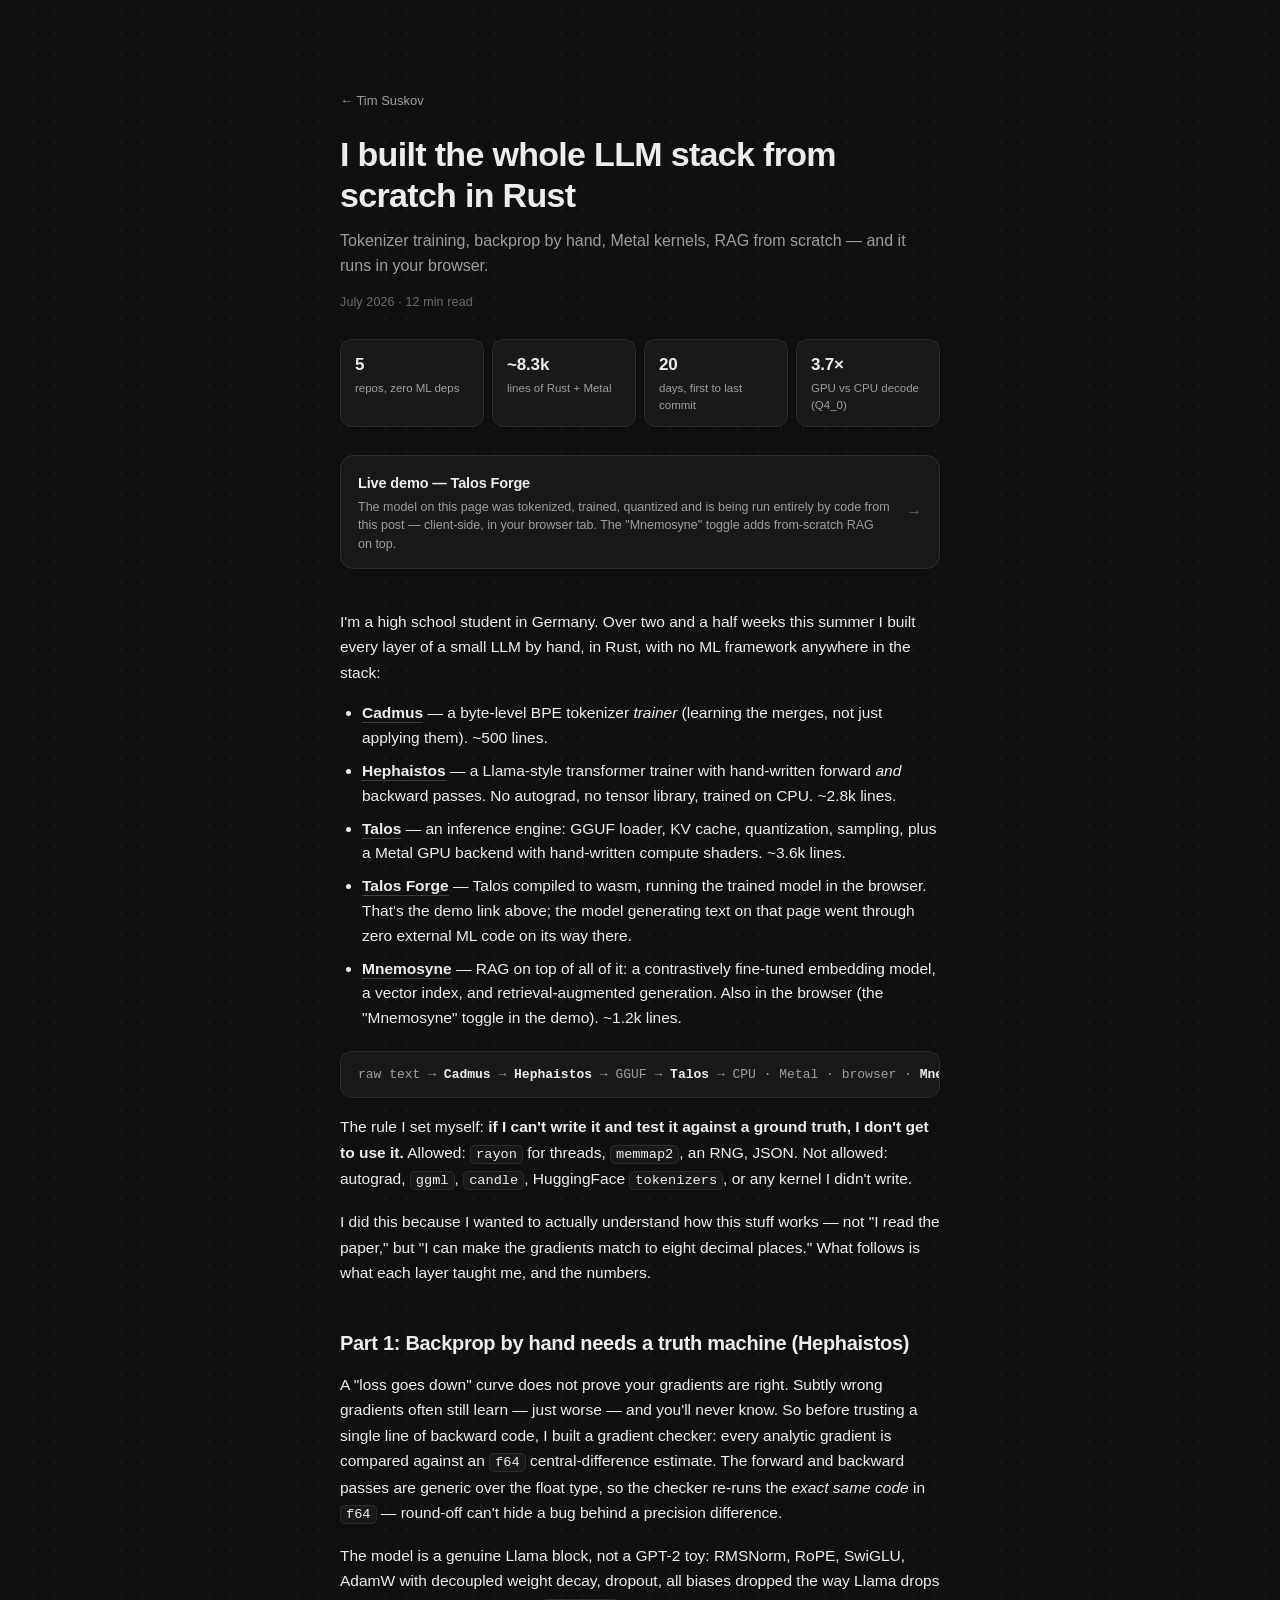
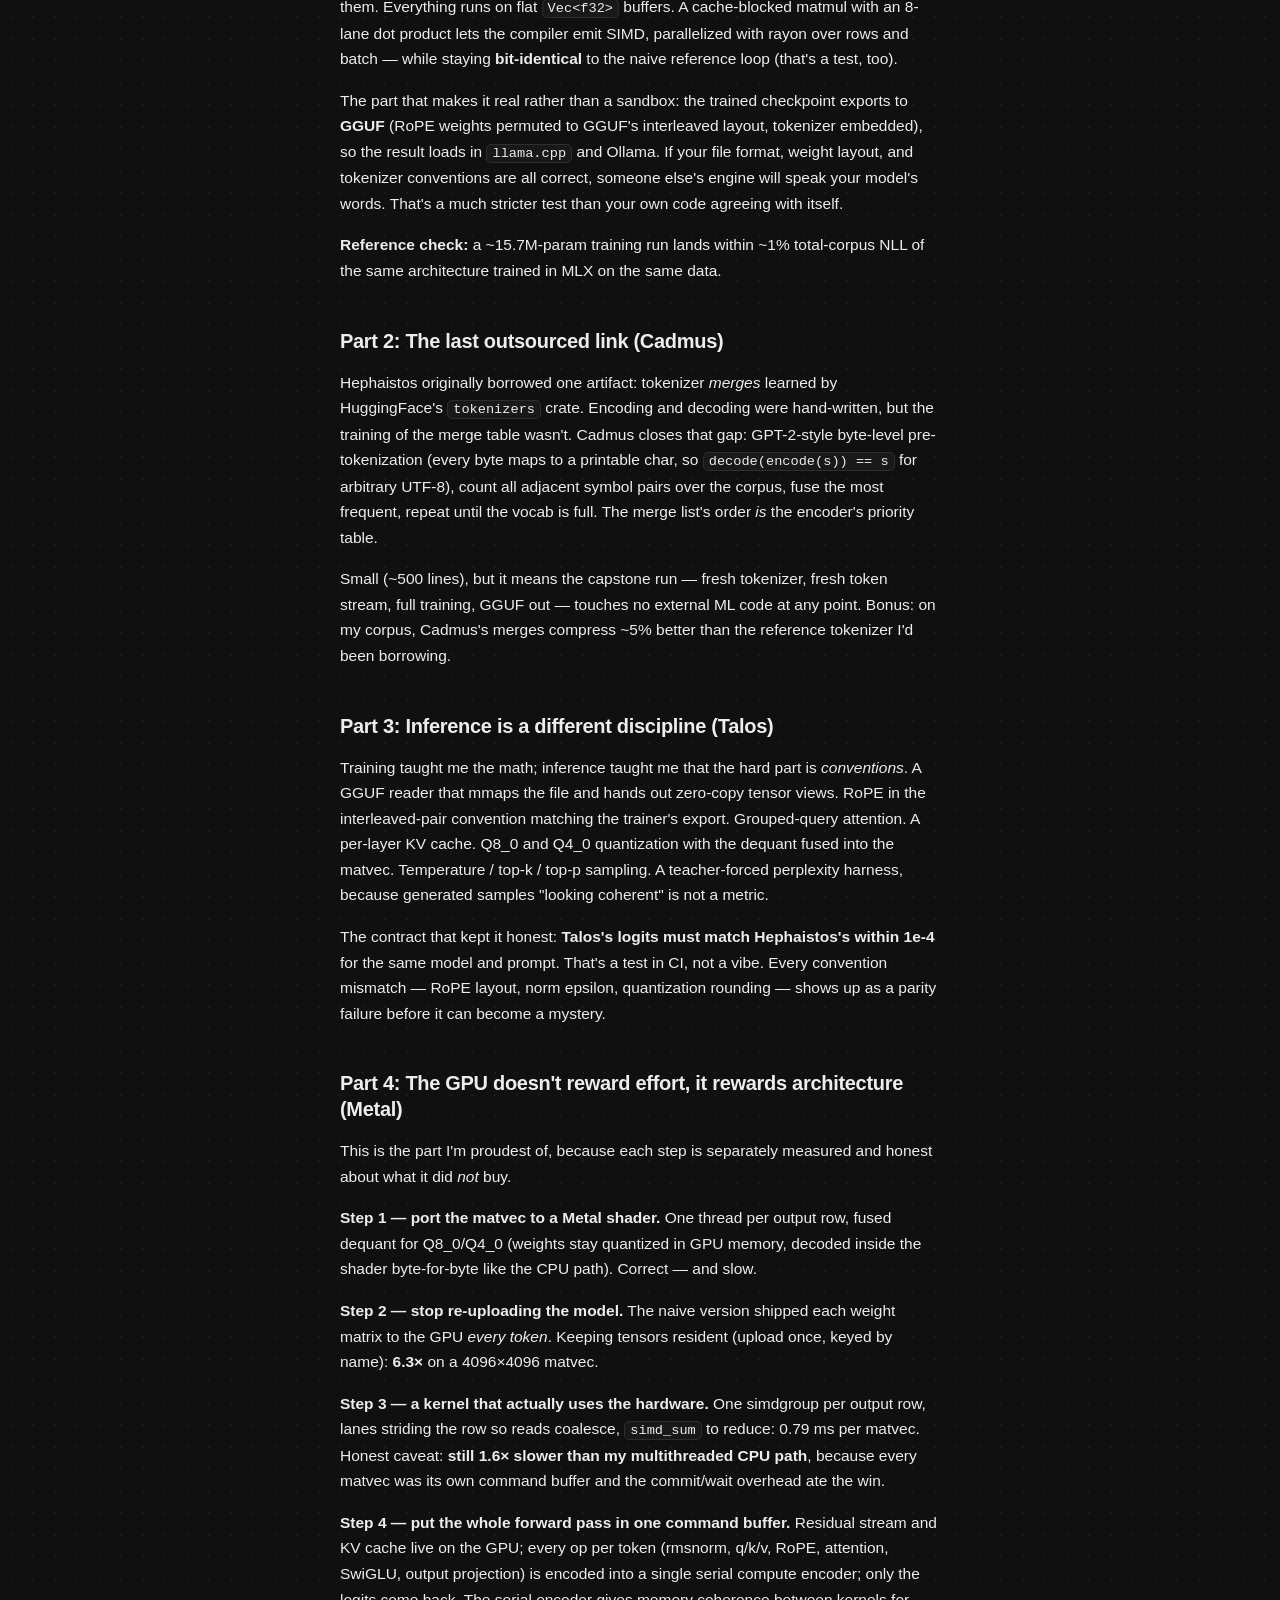
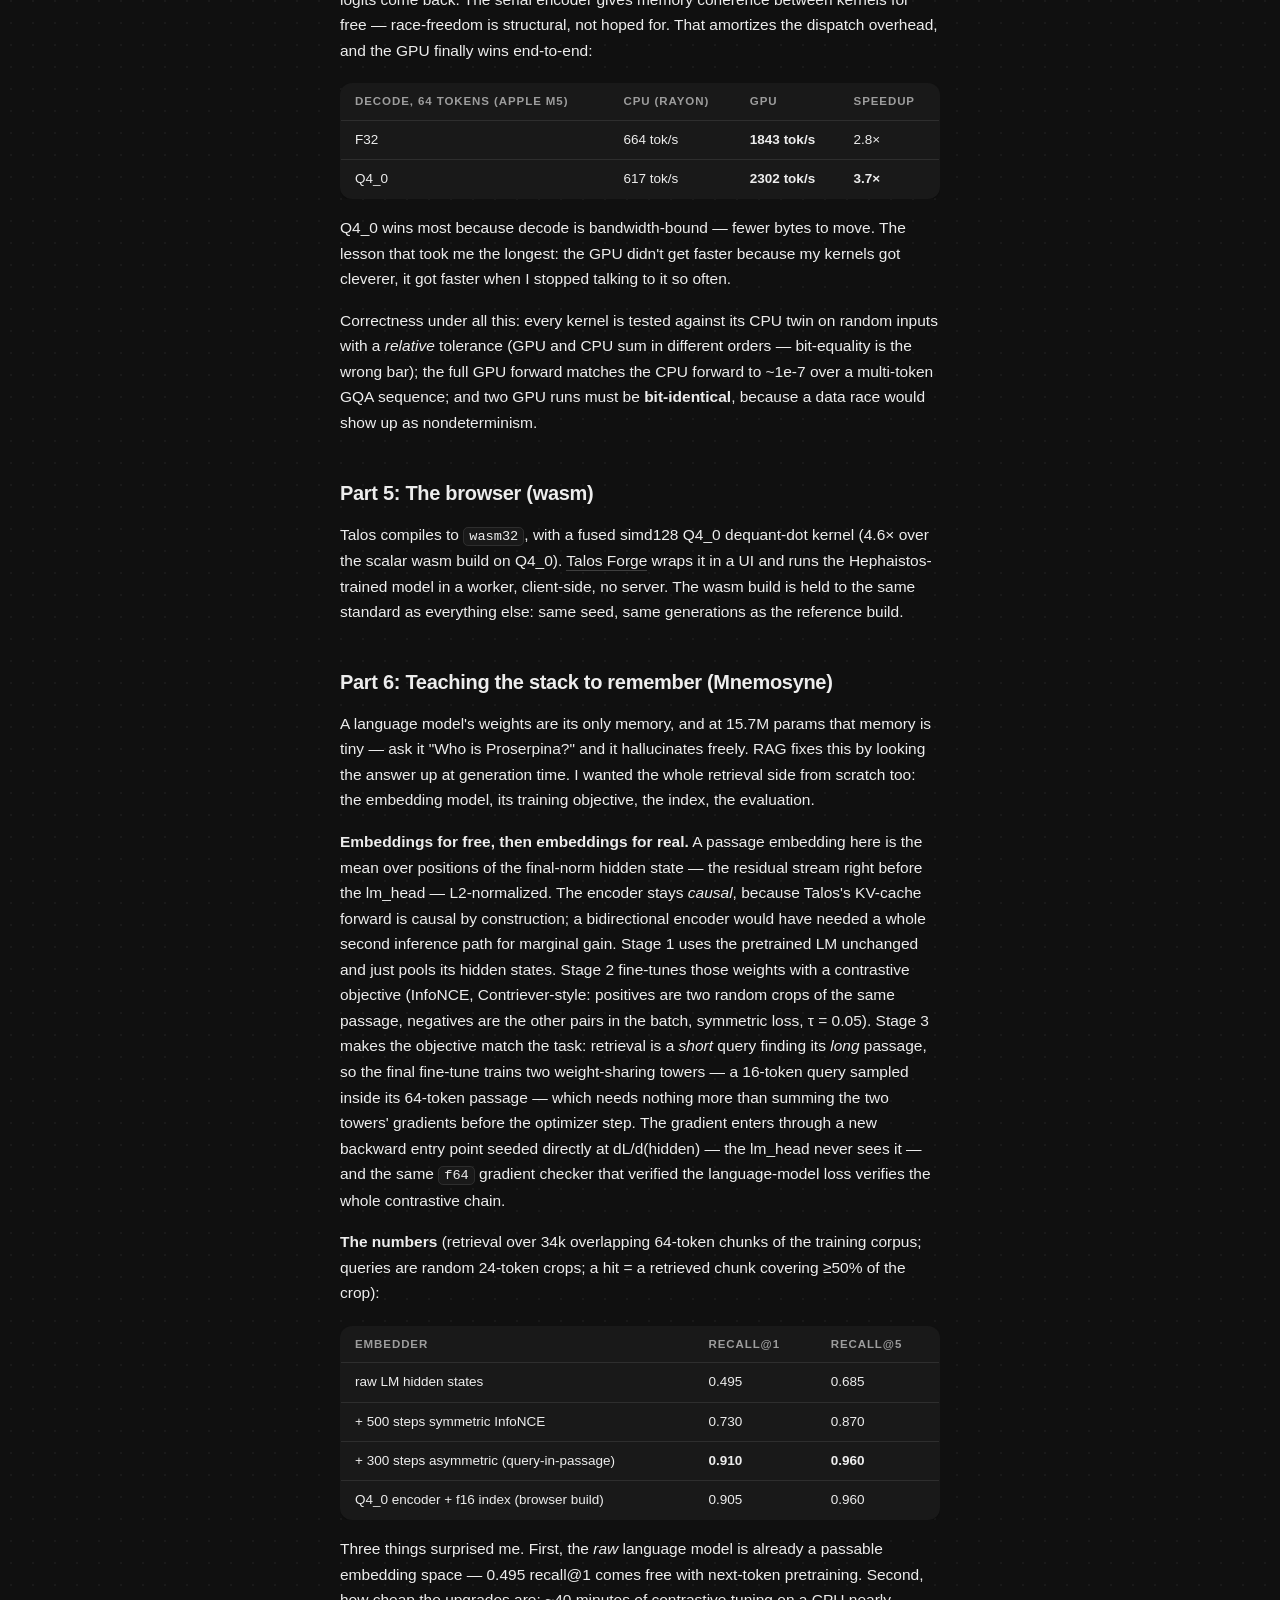
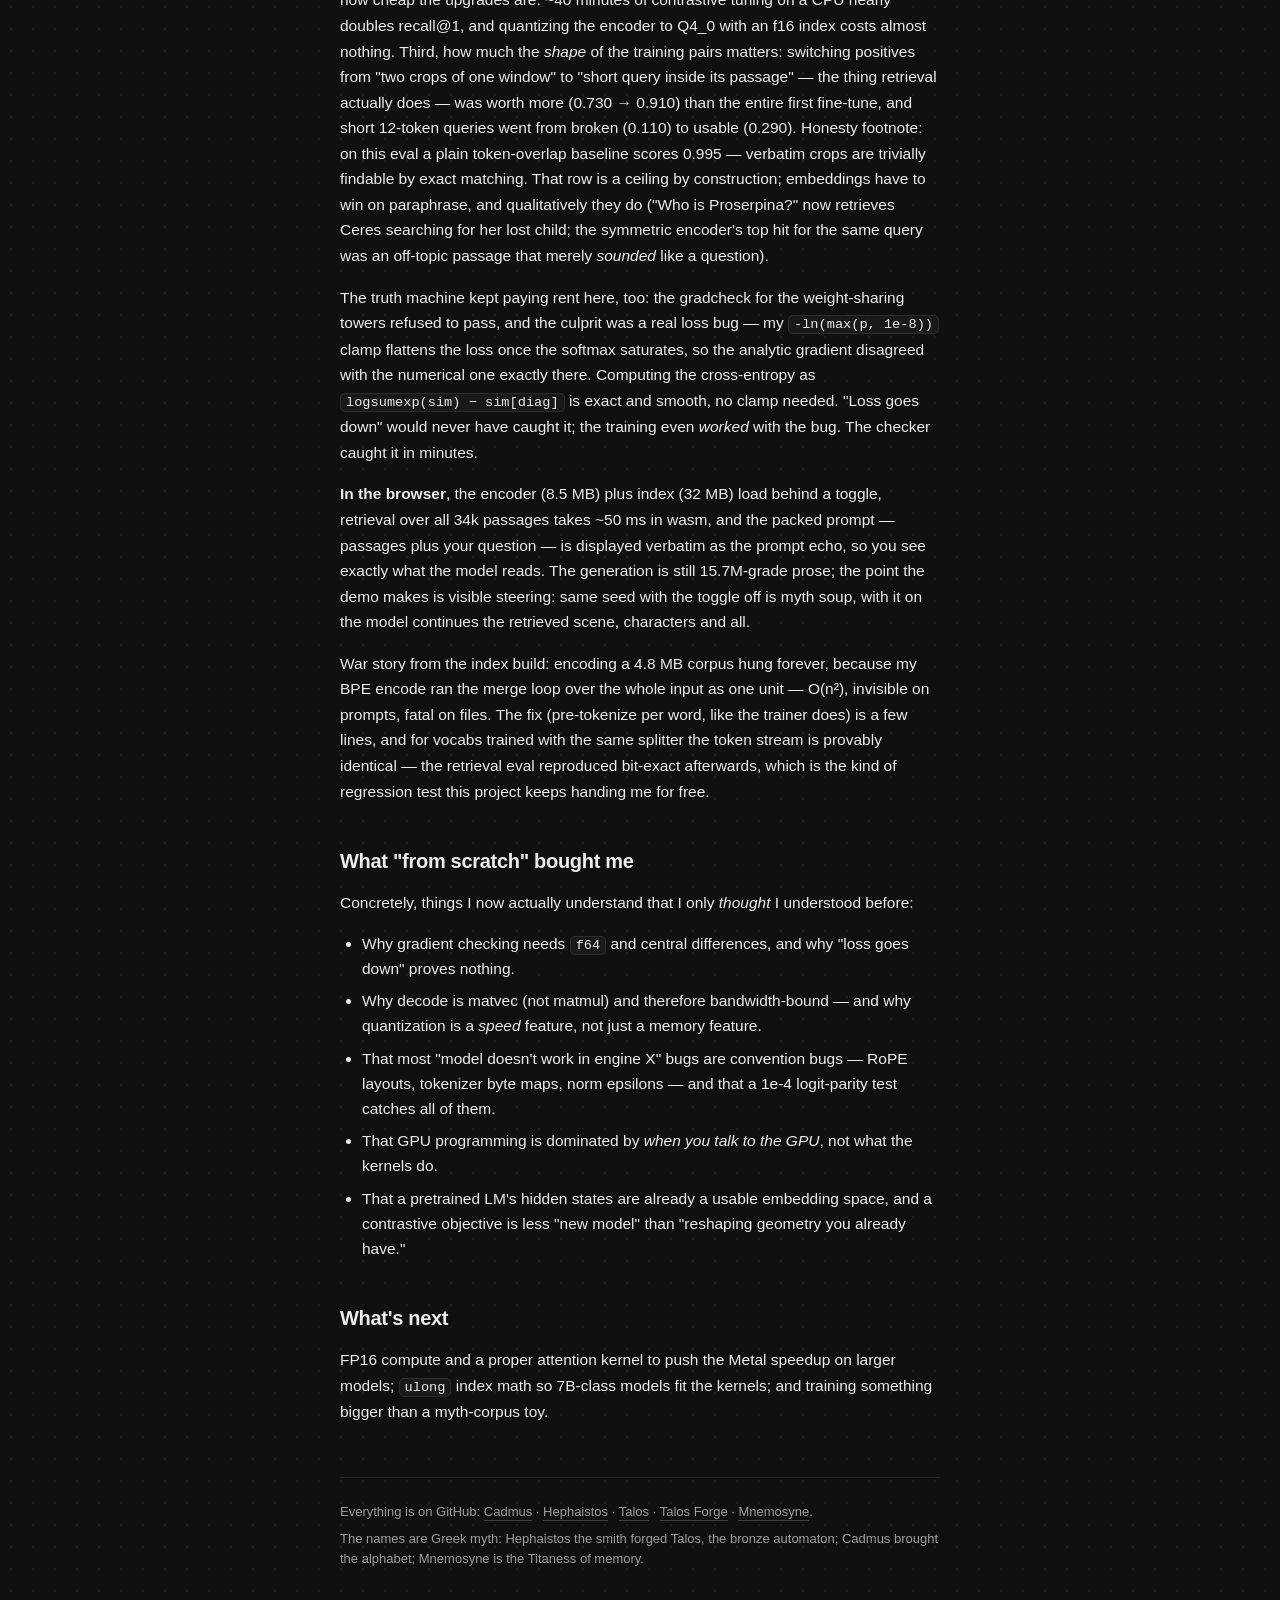
<file: blog/talos.html>
<!doctype html>
<html lang="en">
    <head>
        <meta charset="UTF-8" />
        <meta name="viewport" content="width=device-width, initial-scale=1.0" />
        <title>The whole LLM stack from scratch in Rust — Tim Suskov</title>
        <meta name="description" content="Tokenizer training, backprop by hand, Metal kernels, RAG from scratch, and it runs in your browser: building every layer of a small LLM with no ML framework." />
        <link rel="icon" type="image/png" href="../favicon.png" />
        <link rel="apple-touch-icon" href="../apple-touch-icon.png" />
        <meta property="og:title" content="I built the whole LLM stack from scratch in Rust" />
        <meta property="og:type" content="article" />
        <meta property="og:url" content="https://tsuskov.github.io/blog/talos.html" />
        <meta property="og:description" content="Tokenizer training, backprop by hand, Metal kernels, and it runs in your browser — no ML framework anywhere in the stack." />
        <meta property="og:image" content="https://tsuskov.github.io/og.png" />
        <meta name="twitter:card" content="summary_large_image" />
        <link rel="stylesheet" href="../style.css?v=7" />
        <style>
            /* ── article layout ─────────────────────────────────────────── */
            .post {
                max-width: 640px;
                margin: 0 auto;
                padding: 56px 20px 0;
            }

            .post-header,
            .post-body,
            .post-footer {
                opacity: 0;
                transform: translateY(10px);
                animation: blockIn 520ms var(--ease-out) forwards;
            }
            .post-header { animation-delay: 40ms; }
            .post-body   { animation-delay: 110ms; }
            .post-footer { animation-delay: 170ms; }

            .post-back {
                display: inline-block;
                font-size: 13px;
                color: var(--text-muted);
                border-bottom: 1px solid transparent;
                transition: color 160ms var(--ease-out), border-color 160ms var(--ease-out);
            }
            .post-back:hover { color: var(--text); border-color: var(--border-strong); }

            .post-title {
                margin-top: 22px;
                font-size: 29px;
                font-weight: 650;
                letter-spacing: -0.02em;
                line-height: 1.22;
            }

            .post-lede {
                margin-top: 12px;
                font-size: 16px;
                line-height: 1.55;
                color: var(--text-muted);
            }

            .post-meta {
                margin-top: 14px;
                font-size: 12.5px;
                color: var(--text-faint);
                letter-spacing: 0.01em;
            }

            /* ── stat strip ─────────────────────────────────────────────── */
            .stats {
                display: grid;
                grid-template-columns: repeat(4, 1fr);
                gap: 8px;
                margin: 28px 0 0;
            }
            .stat {
                padding: 12px 14px;
                border: 1px solid var(--border);
                border-radius: 12px;
                background: var(--surface);
                box-shadow: 0 1px 2px rgba(0, 0, 0, 0.34);
            }
            .stat-value {
                font-size: 17px;
                font-weight: 650;
                letter-spacing: -0.01em;
                font-variant-numeric: tabular-nums;
            }
            .stat-label {
                margin-top: 2px;
                font-size: 11.5px;
                color: var(--text-muted);
            }

            /* ── demo callout ───────────────────────────────────────────── */
            .demo-card {
                display: flex;
                justify-content: space-between;
                align-items: center;
                gap: 16px;
                margin-top: 28px;
                padding: 15px 17px;
                border: 1px solid var(--border);
                border-radius: 14px;
                background: var(--surface);
                box-shadow: 0 1px 2px rgba(0, 0, 0, 0.34);
                transition:
                    transform 130ms var(--ease-out),
                    box-shadow 180ms var(--ease-out),
                    border-color 180ms var(--ease-out);
            }
            @media (hover: hover) and (pointer: fine) {
                .demo-card:hover {
                    border-color: var(--border-strong);
                    box-shadow: 0 10px 28px rgba(0, 0, 0, 0.46);
                }
                .demo-card:hover .demo-arrow { transform: translateX(3px); }
            }
            .demo-card:active { transform: scale(0.98); }
            .demo-name { font-size: 14.5px; font-weight: 600; letter-spacing: -0.01em; }
            .demo-desc { margin-top: 3px; font-size: 12.5px; line-height: 1.45; color: var(--text-muted); }
            .demo-arrow {
                flex-shrink: 0;
                color: var(--text-faint);
                transition: transform 160ms var(--ease-out);
            }

            /* ── prose ──────────────────────────────────────────────────── */
            .post-body { margin-top: 40px; }

            .post-body h2 {
                margin: 44px 0 0;
                font-size: 20px;
                font-weight: 650;
                letter-spacing: -0.015em;
                line-height: 1.3;
            }

            .post-body p {
                margin: 16px 0 0;
                font-size: 15.5px;
                line-height: 1.65;
            }

            .post-body ul {
                margin: 16px 0 0;
                padding-left: 22px;
            }
            .post-body li {
                margin: 8px 0 0;
                font-size: 15.5px;
                line-height: 1.6;
            }

            .post-body a {
                border-bottom: 1px solid var(--border-strong);
                padding-bottom: 1px;
                transition: border-color 160ms var(--ease-out);
            }
            .post-body a:hover { border-color: var(--text); }

            .post-body strong { font-weight: 600; }

            code {
                font-family: ui-monospace, SFMono-Regular, "SF Mono", Menlo, Consolas, monospace;
                font-size: 0.88em;
                background: var(--surface);
                border: 1px solid var(--border);
                border-radius: 5px;
                padding: 1px 5px;
                white-space: nowrap;
            }

            /* the pipeline strip */
            .pipeline {
                margin: 20px 0 0;
                padding: 13px 17px;
                border: 1px solid var(--border);
                border-radius: 12px;
                background: var(--surface);
                box-shadow: 0 1px 2px rgba(0, 0, 0, 0.34);
                font-family: ui-monospace, SFMono-Regular, "SF Mono", Menlo, Consolas, monospace;
                font-size: 13px;
                color: var(--text-muted);
                text-align: center;
                overflow-x: auto;
                white-space: nowrap;
            }
            .pipeline b { color: var(--text); font-weight: 600; }

            /* ── tables ─────────────────────────────────────────────────── */
            .table-scroll { margin: 20px 0 0; overflow-x: auto; }
            .post-body table {
                width: 100%;
                border-collapse: collapse;
                font-size: 13.5px;
                font-variant-numeric: tabular-nums;
                background: var(--surface);
                border: 1px solid var(--border);
                border-radius: 12px;
                overflow: hidden;
                box-shadow: 0 1px 2px rgba(0, 0, 0, 0.34);
            }
            .post-body th, .post-body td {
                padding: 9px 14px;
                text-align: left;
                white-space: nowrap;
            }
            .post-body th {
                font-size: 11.5px;
                font-weight: 600;
                text-transform: uppercase;
                letter-spacing: 0.08em;
                color: var(--text-muted);
                border-bottom: 1px solid var(--border);
            }
            .post-body tr + tr td { border-top: 1px solid var(--border); }

            /* ── footer ─────────────────────────────────────────────────── */
            .post-footer {
                margin-top: 52px;
                padding: 24px 0 52px;
                border-top: 1px solid var(--border);
                font-size: 13px;
                color: var(--text-muted);
            }
            .post-footer p { margin: 0 0 8px; }
            .post-footer a {
                border-bottom: 1px solid var(--border-strong);
                padding-bottom: 1px;
                transition: color 160ms var(--ease-out), border-color 160ms var(--ease-out);
            }
            .post-footer a:hover { color: var(--text); border-color: var(--text); }

            @media (min-width: 600px) {
                .post { padding-top: 88px; }
                .post-title { font-size: 34px; }
            }
            @media (max-width: 480px) {
                .stats { grid-template-columns: repeat(2, 1fr); }
            }

            @media (prefers-reduced-motion: reduce) {
                .post-header, .post-body, .post-footer {
                    animation: none;
                    opacity: 1;
                    transform: none;
                }
                .demo-card:active { transform: none; }
                .demo-card:hover .demo-arrow { transform: none; }
            }
        </style>
    </head>
    <body>
        <main class="post">
            <header class="post-header">
                <a class="post-back" href="../">← Tim Suskov</a>
                <h1 class="post-title">I built the whole LLM stack from scratch in Rust</h1>
                <p class="post-lede">Tokenizer training, backprop by hand, Metal kernels, RAG from scratch — and it runs in your browser.</p>
                <p class="post-meta">July 2026 · 12 min read</p>

                <div class="stats">
                    <div class="stat"><div class="stat-value">5</div><div class="stat-label">repos, zero ML deps</div></div>
                    <div class="stat"><div class="stat-value">~8.3k</div><div class="stat-label">lines of Rust + Metal</div></div>
                    <div class="stat"><div class="stat-value">20</div><div class="stat-label">days, first to last commit</div></div>
                    <div class="stat"><div class="stat-value">3.7×</div><div class="stat-label">GPU vs CPU decode (Q4_0)</div></div>
                </div>

                <a class="demo-card" href="https://tsuskov.github.io/talos-forge">
                    <span>
                        <span class="demo-name">Live demo — Talos Forge</span>
                        <span class="demo-desc" style="display:block">The model on this page was tokenized, trained, quantized and is being run entirely by code from this post — client-side, in your browser tab. The "Mnemosyne" toggle adds from-scratch RAG on top.</span>
                    </span>
                    <span class="demo-arrow">→</span>
                </a>
            </header>

            <article class="post-body">
                <p>I'm a high school student in Germany. Over two and a half weeks this summer I built every layer of a small LLM by hand, in Rust, with no ML framework anywhere in the stack:</p>

                <ul>
                    <li><a href="https://github.com/Tsuskov/Cadmus"><strong>Cadmus</strong></a> — a byte-level BPE tokenizer <em>trainer</em> (learning the merges, not just applying them). ~500 lines.</li>
                    <li><a href="https://github.com/Tsuskov/Hephaistos"><strong>Hephaistos</strong></a> — a Llama-style transformer trainer with hand-written forward <em>and</em> backward passes. No autograd, no tensor library, trained on CPU. ~2.8k lines.</li>
                    <li><a href="https://github.com/Tsuskov/talos"><strong>Talos</strong></a> — an inference engine: GGUF loader, KV cache, quantization, sampling, plus a Metal GPU backend with hand-written compute shaders. ~3.6k lines.</li>
                    <li><a href="https://github.com/Tsuskov/talos-forge"><strong>Talos Forge</strong></a> — Talos compiled to wasm, running the trained model in the browser. That's the demo link above; the model generating text on that page went through zero external ML code on its way there.</li>
                    <li><a href="https://github.com/Tsuskov/Mnemosyne"><strong>Mnemosyne</strong></a> — RAG on top of all of it: a contrastively fine-tuned embedding model, a vector index, and retrieval-augmented generation. Also in the browser (the "Mnemosyne" toggle in the demo). ~1.2k lines.</li>
                </ul>

                <div class="pipeline">raw text → <b>Cadmus</b> → <b>Hephaistos</b> → GGUF → <b>Talos</b> → CPU · Metal · browser · <b>Mnemosyne</b> (RAG)</div>

                <p>The rule I set myself: <strong>if I can't write it and test it against a ground truth, I don't get to use it.</strong> Allowed: <code>rayon</code> for threads, <code>memmap2</code>, an RNG, JSON. Not allowed: autograd, <code>ggml</code>, <code>candle</code>, HuggingFace <code>tokenizers</code>, or any kernel I didn't write.</p>

                <p>I did this because I wanted to actually understand how this stuff works — not "I read the paper," but "I can make the gradients match to eight decimal places." What follows is what each layer taught me, and the numbers.</p>

                <h2>Part 1: Backprop by hand needs a truth machine (Hephaistos)</h2>

                <p>A "loss goes down" curve does not prove your gradients are right. Subtly wrong gradients often still learn — just worse — and you'll never know. So before trusting a single line of backward code, I built a gradient checker: every analytic gradient is compared against an <code>f64</code> central-difference estimate. The forward and backward passes are generic over the float type, so the checker re-runs the <em>exact same code</em> in <code>f64</code> — round-off can't hide a bug behind a precision difference.</p>

                <p>The model is a genuine Llama block, not a GPT-2 toy: RMSNorm, RoPE, SwiGLU, AdamW with decoupled weight decay, dropout, all biases dropped the way Llama drops them. Everything runs on flat <code>Vec&lt;f32&gt;</code> buffers. A cache-blocked matmul with an 8-lane dot product lets the compiler emit SIMD, parallelized with rayon over rows and batch — while staying <strong>bit-identical</strong> to the naive reference loop (that's a test, too).</p>

                <p>The part that makes it real rather than a sandbox: the trained checkpoint exports to <strong>GGUF</strong> (RoPE weights permuted to GGUF's interleaved layout, tokenizer embedded), so the result loads in <code>llama.cpp</code> and Ollama. If your file format, weight layout, and tokenizer conventions are all correct, someone else's engine will speak your model's words. That's a much stricter test than your own code agreeing with itself.</p>

                <p><strong>Reference check:</strong> a ~15.7M-param training run lands within ~1% total-corpus NLL of the same architecture trained in MLX on the same data.</p>

                <h2>Part 2: The last outsourced link (Cadmus)</h2>

                <p>Hephaistos originally borrowed one artifact: tokenizer <em>merges</em> learned by HuggingFace's <code>tokenizers</code> crate. Encoding and decoding were hand-written, but the training of the merge table wasn't. Cadmus closes that gap: GPT-2-style byte-level pre-tokenization (every byte maps to a printable char, so <code>decode(encode(s)) == s</code> for arbitrary UTF-8), count all adjacent symbol pairs over the corpus, fuse the most frequent, repeat until the vocab is full. The merge list's order <em>is</em> the encoder's priority table.</p>

                <p>Small (~500 lines), but it means the capstone run — fresh tokenizer, fresh token stream, full training, GGUF out — touches no external ML code at any point. Bonus: on my corpus, Cadmus's merges compress ~5% better than the reference tokenizer I'd been borrowing.</p>

                <h2>Part 3: Inference is a different discipline (Talos)</h2>

                <p>Training taught me the math; inference taught me that the hard part is <em>conventions</em>. A GGUF reader that mmaps the file and hands out zero-copy tensor views. RoPE in the interleaved-pair convention matching the trainer's export. Grouped-query attention. A per-layer KV cache. Q8_0 and Q4_0 quantization with the dequant fused into the matvec. Temperature / top-k / top-p sampling. A teacher-forced perplexity harness, because generated samples "looking coherent" is not a metric.</p>

                <p>The contract that kept it honest: <strong>Talos's logits must match Hephaistos's within 1e-4</strong> for the same model and prompt. That's a test in CI, not a vibe. Every convention mismatch — RoPE layout, norm epsilon, quantization rounding — shows up as a parity failure before it can become a mystery.</p>

                <h2>Part 4: The GPU doesn't reward effort, it rewards architecture (Metal)</h2>

                <p>This is the part I'm proudest of, because each step is separately measured and honest about what it did <em>not</em> buy.</p>

                <p><strong>Step 1 — port the matvec to a Metal shader.</strong> One thread per output row, fused dequant for Q8_0/Q4_0 (weights stay quantized in GPU memory, decoded inside the shader byte-for-byte like the CPU path). Correct — and slow.</p>

                <p><strong>Step 2 — stop re-uploading the model.</strong> The naive version shipped each weight matrix to the GPU <em>every token</em>. Keeping tensors resident (upload once, keyed by name): <strong>6.3×</strong> on a 4096×4096 matvec.</p>

                <p><strong>Step 3 — a kernel that actually uses the hardware.</strong> One simdgroup per output row, lanes striding the row so reads coalesce, <code>simd_sum</code> to reduce: 0.79 ms per matvec. Honest caveat: <strong>still 1.6× slower than my multithreaded CPU path</strong>, because every matvec was its own command buffer and the commit/wait overhead ate the win.</p>

                <p><strong>Step 4 — put the whole forward pass in one command buffer.</strong> Residual stream and KV cache live on the GPU; every op per token (rmsnorm, q/k/v, RoPE, attention, SwiGLU, output projection) is encoded into a single serial compute encoder; only the logits come back. The serial encoder gives memory coherence between kernels for free — race-freedom is structural, not hoped for. That amortizes the dispatch overhead, and the GPU finally wins end-to-end:</p>

                <div class="table-scroll">
                    <table>
                        <tr><th>Decode, 64 tokens (Apple M5)</th><th>CPU (rayon)</th><th>GPU</th><th>Speedup</th></tr>
                        <tr><td>F32</td><td>664 tok/s</td><td><strong>1843 tok/s</strong></td><td>2.8×</td></tr>
                        <tr><td>Q4_0</td><td>617 tok/s</td><td><strong>2302 tok/s</strong></td><td><strong>3.7×</strong></td></tr>
                    </table>
                </div>

                <p>Q4_0 wins most because decode is bandwidth-bound — fewer bytes to move. The lesson that took me the longest: the GPU didn't get faster because my kernels got cleverer, it got faster when I stopped talking to it so often.</p>

                <p>Correctness under all this: every kernel is tested against its CPU twin on random inputs with a <em>relative</em> tolerance (GPU and CPU sum in different orders — bit-equality is the wrong bar); the full GPU forward matches the CPU forward to ~1e-7 over a multi-token GQA sequence; and two GPU runs must be <strong>bit-identical</strong>, because a data race would show up as nondeterminism.</p>

                <h2>Part 5: The browser (wasm)</h2>

                <p>Talos compiles to <code>wasm32</code>, with a fused simd128 Q4_0 dequant-dot kernel (4.6× over the scalar wasm build on Q4_0). <a href="https://tsuskov.github.io/talos-forge">Talos Forge</a> wraps it in a UI and runs the Hephaistos-trained model in a worker, client-side, no server. The wasm build is held to the same standard as everything else: same seed, same generations as the reference build.</p>

                <h2>Part 6: Teaching the stack to remember (Mnemosyne)</h2>

                <p>A language model's weights are its only memory, and at 15.7M params that memory is tiny — ask it "Who is Proserpina?" and it hallucinates freely. RAG fixes this by looking the answer up at generation time. I wanted the whole retrieval side from scratch too: the embedding model, its training objective, the index, the evaluation.</p>

                <p><strong>Embeddings for free, then embeddings for real.</strong> A passage embedding here is the mean over positions of the final-norm hidden state — the residual stream right before the lm_head — L2-normalized. The encoder stays <em>causal</em>, because Talos's KV-cache forward is causal by construction; a bidirectional encoder would have needed a whole second inference path for marginal gain. Stage 1 uses the pretrained LM unchanged and just pools its hidden states. Stage 2 fine-tunes those weights with a contrastive objective (InfoNCE, Contriever-style: positives are two random crops of the same passage, negatives are the other pairs in the batch, symmetric loss, τ = 0.05). Stage 3 makes the objective match the task: retrieval is a <em>short</em> query finding its <em>long</em> passage, so the final fine-tune trains two weight-sharing towers — a 16-token query sampled inside its 64-token passage — which needs nothing more than summing the two towers' gradients before the optimizer step. The gradient enters through a new backward entry point seeded directly at dL/d(hidden) — the lm_head never sees it — and the same <code>f64</code> gradient checker that verified the language-model loss verifies the whole contrastive chain.</p>

                <p><strong>The numbers</strong> (retrieval over 34k overlapping 64-token chunks of the training corpus; queries are random 24-token crops; a hit = a retrieved chunk covering ≥50% of the crop):</p>

                <div class="table-scroll">
                    <table>
                        <tr><th>Embedder</th><th>recall@1</th><th>recall@5</th></tr>
                        <tr><td>raw LM hidden states</td><td>0.495</td><td>0.685</td></tr>
                        <tr><td>+ 500 steps symmetric InfoNCE</td><td>0.730</td><td>0.870</td></tr>
                        <tr><td>+ 300 steps asymmetric (query-in-passage)</td><td><strong>0.910</strong></td><td><strong>0.960</strong></td></tr>
                        <tr><td>Q4_0 encoder + f16 index (browser build)</td><td>0.905</td><td>0.960</td></tr>
                    </table>
                </div>

                <p>Three things surprised me. First, the <em>raw</em> language model is already a passable embedding space — 0.495 recall@1 comes free with next-token pretraining. Second, how cheap the upgrades are: ~40 minutes of contrastive tuning on a CPU nearly doubles recall@1, and quantizing the encoder to Q4_0 with an f16 index costs almost nothing. Third, how much the <em>shape</em> of the training pairs matters: switching positives from "two crops of one window" to "short query inside its passage" — the thing retrieval actually does — was worth more (0.730 → 0.910) than the entire first fine-tune, and short 12-token queries went from broken (0.110) to usable (0.290). Honesty footnote: on this eval a plain token-overlap baseline scores 0.995 — verbatim crops are trivially findable by exact matching. That row is a ceiling by construction; embeddings have to win on paraphrase, and qualitatively they do ("Who is Proserpina?" now retrieves Ceres searching for her lost child; the symmetric encoder's top hit for the same query was an off-topic passage that merely <em>sounded</em> like a question).</p>

                <p>The truth machine kept paying rent here, too: the gradcheck for the weight-sharing towers refused to pass, and the culprit was a real loss bug — my <code>-ln(max(p, 1e-8))</code> clamp flattens the loss once the softmax saturates, so the analytic gradient disagreed with the numerical one exactly there. Computing the cross-entropy as <code>logsumexp(sim) − sim[diag]</code> is exact and smooth, no clamp needed. "Loss goes down" would never have caught it; the training even <em>worked</em> with the bug. The checker caught it in minutes.</p>

                <p><strong>In the browser</strong>, the encoder (8.5 MB) plus index (32 MB) load behind a toggle, retrieval over all 34k passages takes ~50 ms in wasm, and the packed prompt — passages plus your question — is displayed verbatim as the prompt echo, so you see exactly what the model reads. The generation is still 15.7M-grade prose; the point the demo makes is visible steering: same seed with the toggle off is myth soup, with it on the model continues the retrieved scene, characters and all.</p>

                <p>War story from the index build: encoding a 4.8 MB corpus hung forever, because my BPE encode ran the merge loop over the whole input as one unit — O(n²), invisible on prompts, fatal on files. The fix (pre-tokenize per word, like the trainer does) is a few lines, and for vocabs trained with the same splitter the token stream is provably identical — the retrieval eval reproduced bit-exact afterwards, which is the kind of regression test this project keeps handing me for free.</p>

                <h2>What "from scratch" bought me</h2>

                <p>Concretely, things I now actually understand that I only <em>thought</em> I understood before:</p>

                <ul>
                    <li>Why gradient checking needs <code>f64</code> and central differences, and why "loss goes down" proves nothing.</li>
                    <li>Why decode is matvec (not matmul) and therefore bandwidth-bound — and why quantization is a <em>speed</em> feature, not just a memory feature.</li>
                    <li>That most "model doesn't work in engine X" bugs are convention bugs — RoPE layouts, tokenizer byte maps, norm epsilons — and that a 1e-4 logit-parity test catches all of them.</li>
                    <li>That GPU programming is dominated by <em>when you talk to the GPU</em>, not what the kernels do.</li>
                    <li>That a pretrained LM's hidden states are already a usable embedding space, and a contrastive objective is less "new model" than "reshaping geometry you already have."</li>
                </ul>

                <h2>What's next</h2>

                <p>FP16 compute and a proper attention kernel to push the Metal speedup on larger models; <code>ulong</code> index math so 7B-class models fit the kernels; and training something bigger than a myth-corpus toy.</p>
            </article>

            <footer class="post-footer">
                <p>Everything is on GitHub: <a href="https://github.com/Tsuskov/Cadmus">Cadmus</a> · <a href="https://github.com/Tsuskov/Hephaistos">Hephaistos</a> · <a href="https://github.com/Tsuskov/talos">Talos</a> · <a href="https://github.com/Tsuskov/talos-forge">Talos Forge</a> · <a href="https://github.com/Tsuskov/Mnemosyne">Mnemosyne</a>.</p>
                <p>The names are Greek myth: Hephaistos the smith forged Talos, the bronze automaton; Cadmus brought the alphabet; Mnemosyne is the Titaness of memory.</p>
            </footer>
        </main>
    </body>
</html>
</file>
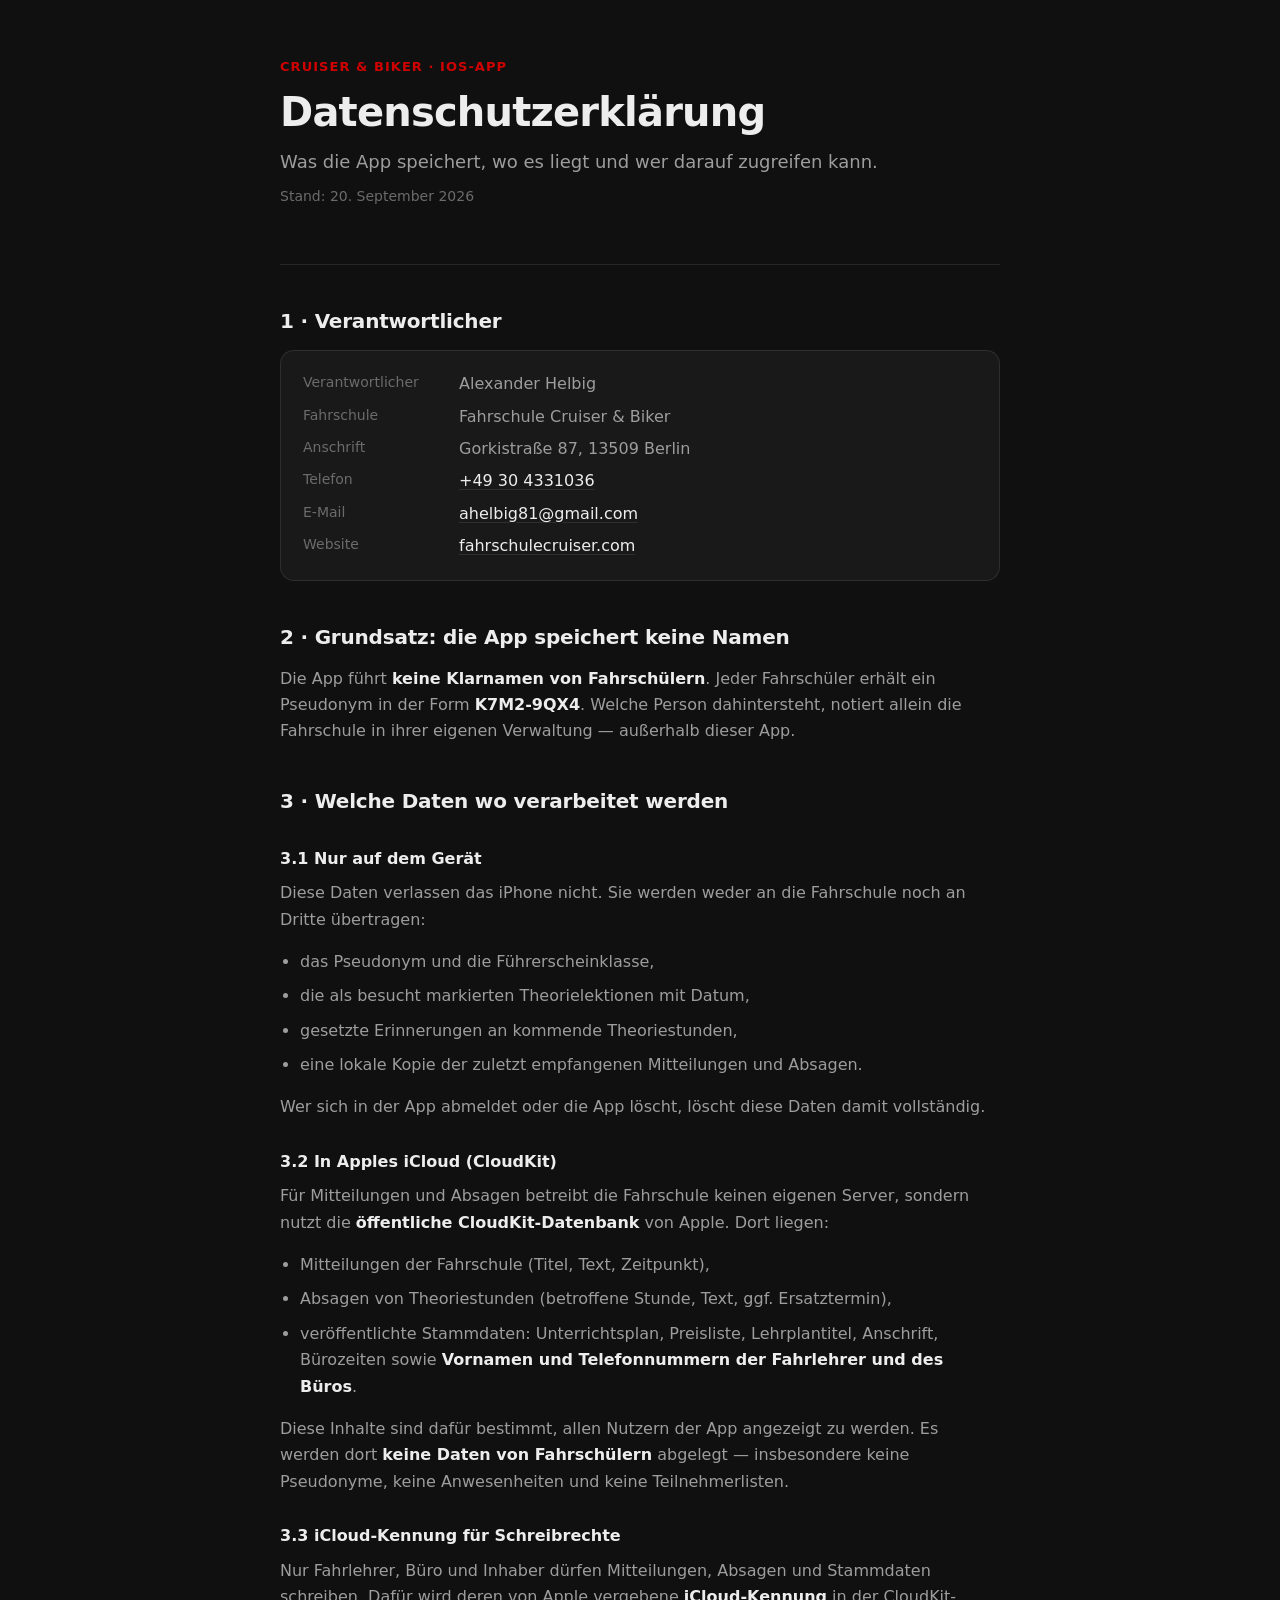
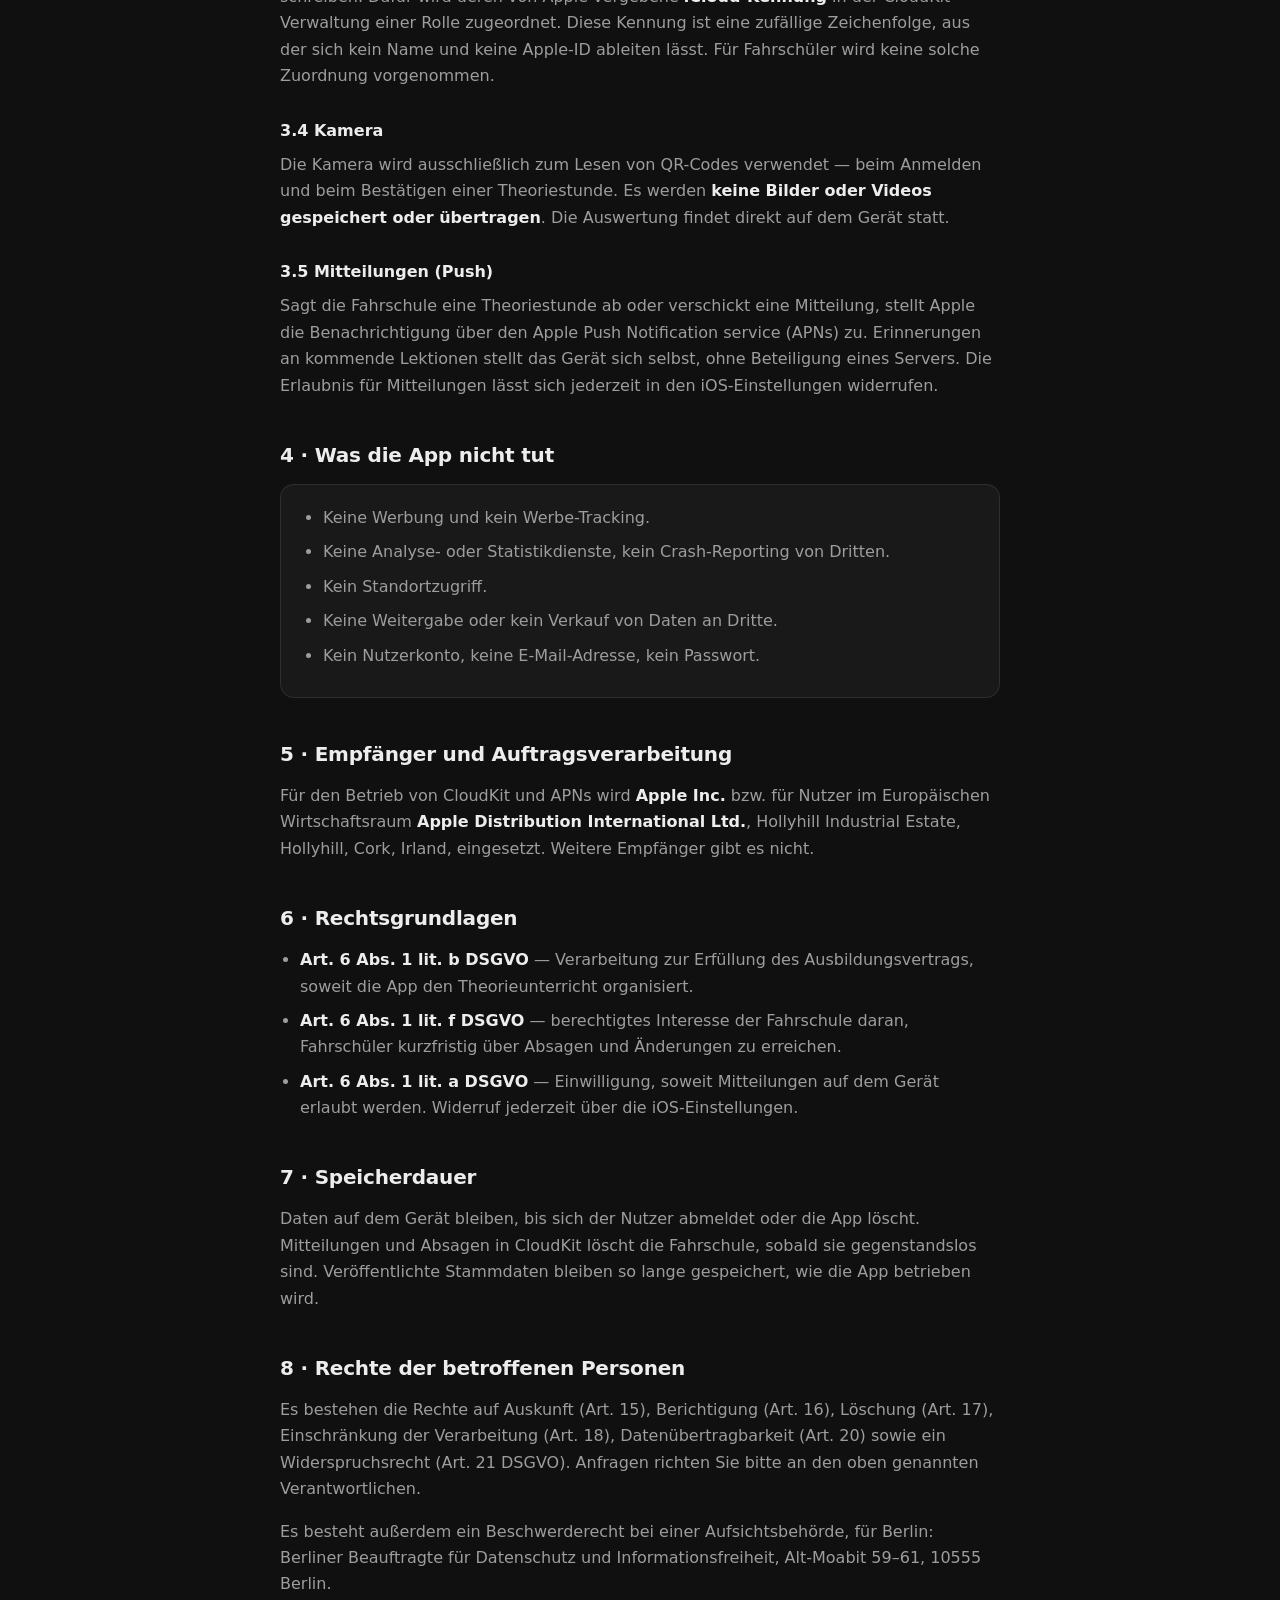
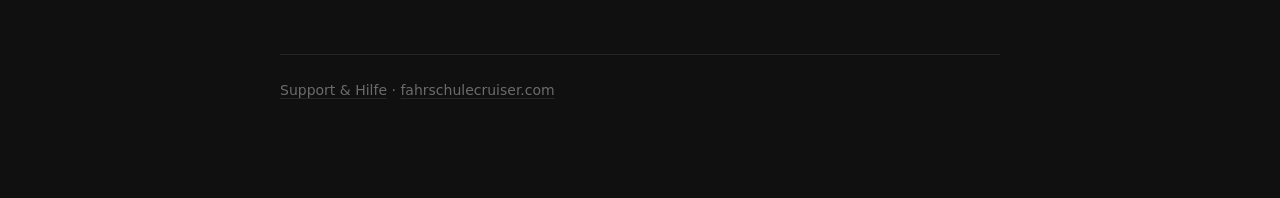
<file: cruiser/datenschutz.html>
<!doctype html>
<html lang="de">
  <head>
    <meta charset="UTF-8" />
    <meta name="viewport" content="width=device-width, initial-scale=1.0" />
    <title>Datenschutz — Cruiser &amp; Biker App</title>
    <meta name="description" content="Datenschutzerklärung für die iOS-App der Fahrschule Cruiser & Biker, Berlin-Tegel." />
    <meta name="robots" content="noindex" />
    <link rel="stylesheet" href="style.css" />
  </head>
  <body>
    <div class="wrap">
      <header class="top">
        <p class="eyebrow">Cruiser &amp; Biker · iOS-App</p>
        <h1>Datenschutzerklärung</h1>
        <p class="lead">Was die App speichert, wo es liegt und wer darauf zugreifen kann.</p>
        <p class="updated">Stand: 20. September 2026</p>
      </header>

      <h2>1 · Verantwortlicher</h2>
      <div class="card">
        <dl class="contact">
          <dt>Verantwortlicher</dt>
          <dd>Alexander Helbig</dd>
          <dt>Fahrschule</dt>
          <dd>Fahrschule Cruiser &amp; Biker</dd>
          <dt>Anschrift</dt>
          <dd>Gorkistraße 87, 13509 Berlin</dd>
          <dt>Telefon</dt>
          <dd><a href="tel:+49304331036">+49 30 4331036</a></dd>
          <dt>E-Mail</dt>
          <dd><a href="mailto:ahelbig81@gmail.com">ahelbig81@gmail.com</a></dd>
          <dt>Website</dt>
          <dd><a href="https://www.fahrschulecruiser.com/">fahrschulecruiser.com</a></dd>
        </dl>
      </div>

      <h2>2 · Grundsatz: die App speichert keine Namen</h2>
      <p>
        Die App führt <strong>keine Klarnamen von Fahrschülern</strong>. Jeder Fahrschüler erhält
        ein Pseudonym in der Form <strong>K7M2-9QX4</strong>. Welche Person dahintersteht, notiert
        allein die Fahrschule in ihrer eigenen Verwaltung — außerhalb dieser App.
      </p>

      <h2>3 · Welche Daten wo verarbeitet werden</h2>

      <h3>3.1 Nur auf dem Gerät</h3>
      <p>
        Diese Daten verlassen das iPhone nicht. Sie werden weder an die Fahrschule noch an Dritte
        übertragen:
      </p>
      <ul>
        <li>das Pseudonym und die Führerscheinklasse,</li>
        <li>die als besucht markierten Theorielektionen mit Datum,</li>
        <li>gesetzte Erinnerungen an kommende Theoriestunden,</li>
        <li>eine lokale Kopie der zuletzt empfangenen Mitteilungen und Absagen.</li>
      </ul>
      <p>
        Wer sich in der App abmeldet oder die App löscht, löscht diese Daten damit vollständig.
      </p>

      <h3>3.2 In Apples iCloud (CloudKit)</h3>
      <p>
        Für Mitteilungen und Absagen betreibt die Fahrschule keinen eigenen Server, sondern nutzt
        die <strong>öffentliche CloudKit-Datenbank</strong> von Apple. Dort liegen:
      </p>
      <ul>
        <li>Mitteilungen der Fahrschule (Titel, Text, Zeitpunkt),</li>
        <li>Absagen von Theoriestunden (betroffene Stunde, Text, ggf. Ersatztermin),</li>
        <li>veröffentlichte Stammdaten: Unterrichtsplan, Preisliste, Lehrplantitel, Anschrift,
            Bürozeiten sowie <strong>Vornamen und Telefonnummern der Fahrlehrer und des Büros</strong>.</li>
      </ul>
      <p>
        Diese Inhalte sind dafür bestimmt, allen Nutzern der App angezeigt zu werden. Es werden dort
        <strong>keine Daten von Fahrschülern</strong> abgelegt — insbesondere keine Pseudonyme,
        keine Anwesenheiten und keine Teilnehmerlisten.
      </p>

      <h3>3.3 iCloud-Kennung für Schreibrechte</h3>
      <p>
        Nur Fahrlehrer, Büro und Inhaber dürfen Mitteilungen, Absagen und Stammdaten schreiben.
        Dafür wird deren von Apple vergebene <strong>iCloud-Kennung</strong> in der CloudKit-Verwaltung
        einer Rolle zugeordnet. Diese Kennung ist eine zufällige Zeichenfolge, aus der sich kein Name
        und keine Apple-ID ableiten lässt. Für Fahrschüler wird keine solche Zuordnung vorgenommen.
      </p>

      <h3>3.4 Kamera</h3>
      <p>
        Die Kamera wird ausschließlich zum Lesen von QR-Codes verwendet — beim Anmelden und beim
        Bestätigen einer Theoriestunde. Es werden <strong>keine Bilder oder Videos gespeichert
        oder übertragen</strong>. Die Auswertung findet direkt auf dem Gerät statt.
      </p>

      <h3>3.5 Mitteilungen (Push)</h3>
      <p>
        Sagt die Fahrschule eine Theoriestunde ab oder verschickt eine Mitteilung, stellt Apple die
        Benachrichtigung über den Apple Push Notification service (APNs) zu. Erinnerungen an
        kommende Lektionen stellt das Gerät sich selbst, ohne Beteiligung eines Servers.
        Die Erlaubnis für Mitteilungen lässt sich jederzeit in den iOS-Einstellungen widerrufen.
      </p>

      <h2>4 · Was die App nicht tut</h2>
      <div class="card">
        <ul>
          <li>Keine Werbung und kein Werbe-Tracking.</li>
          <li>Keine Analyse- oder Statistikdienste, kein Crash-Reporting von Dritten.</li>
          <li>Kein Standortzugriff.</li>
          <li>Keine Weitergabe oder kein Verkauf von Daten an Dritte.</li>
          <li>Kein Nutzerkonto, keine E-Mail-Adresse, kein Passwort.</li>
        </ul>
      </div>

      <h2>5 · Empfänger und Auftragsverarbeitung</h2>
      <p>
        Für den Betrieb von CloudKit und APNs wird <strong>Apple Inc.</strong> bzw. für Nutzer im
        Europäischen Wirtschaftsraum <strong>Apple Distribution International Ltd.</strong>,
        Hollyhill Industrial Estate, Hollyhill, Cork, Irland, eingesetzt. Weitere Empfänger gibt es
        nicht.
      </p>

      <h2>6 · Rechtsgrundlagen</h2>
      <ul>
        <li>
          <strong>Art. 6 Abs. 1 lit. b DSGVO</strong> — Verarbeitung zur Erfüllung des
          Ausbildungsvertrags, soweit die App den Theorieunterricht organisiert.
        </li>
        <li>
          <strong>Art. 6 Abs. 1 lit. f DSGVO</strong> — berechtigtes Interesse der Fahrschule
          daran, Fahrschüler kurzfristig über Absagen und Änderungen zu erreichen.
        </li>
        <li>
          <strong>Art. 6 Abs. 1 lit. a DSGVO</strong> — Einwilligung, soweit Mitteilungen auf dem
          Gerät erlaubt werden. Widerruf jederzeit über die iOS-Einstellungen.
        </li>
      </ul>

      <h2>7 · Speicherdauer</h2>
      <p>
        Daten auf dem Gerät bleiben, bis sich der Nutzer abmeldet oder die App löscht.
        Mitteilungen und Absagen in CloudKit löscht die Fahrschule, sobald sie gegenstandslos sind.
        Veröffentlichte Stammdaten bleiben so lange gespeichert, wie die App betrieben wird.
      </p>

      <h2>8 · Rechte der betroffenen Personen</h2>
      <p>
        Es bestehen die Rechte auf Auskunft (Art. 15), Berichtigung (Art. 16), Löschung (Art. 17),
        Einschränkung der Verarbeitung (Art. 18), Datenübertragbarkeit (Art. 20) sowie ein
        Widerspruchsrecht (Art. 21 DSGVO). Anfragen richten Sie bitte an den oben genannten
        Verantwortlichen.
      </p>
      <p>
        Es besteht außerdem ein Beschwerderecht bei einer Aufsichtsbehörde, für Berlin:
        Berliner Beauftragte für Datenschutz und Informationsfreiheit,
        Alt-Moabit 59–61, 10555 Berlin.
      </p>

      <footer class="bottom">
        <a href="index.html">Support &amp; Hilfe</a> ·
        <a href="https://www.fahrschulecruiser.com/">fahrschulecruiser.com</a>
      </footer>
    </div>
  </body>
</html>
</file>
<file: cruiser/style.css>
:root {
  color-scheme: dark;
  --bg: #101010;
  --surface: #191919;
  --border: rgba(255, 255, 255, 0.09);
  --text: #ededed;
  --text-muted: #9d9d9d;
  --text-faint: #6b6b6b;
  --red: #d10000;
}

* { box-sizing: border-box; }

body {
  margin: 0;
  padding: 0 20px 96px;
  background: var(--bg);
  color: var(--text);
  font: 16px/1.65 -apple-system, BlinkMacSystemFont, "Segoe UI", system-ui, sans-serif;
  -webkit-text-size-adjust: 100%;
}

.wrap { max-width: 720px; margin: 0 auto; }

header.top {
  padding: 56px 0 40px;
  border-bottom: 1px solid var(--border);
  margin-bottom: 40px;
}

.eyebrow {
  font-size: 13px;
  letter-spacing: 0.08em;
  text-transform: uppercase;
  color: var(--red);
  font-weight: 600;
  margin: 0 0 12px;
}

h1 { font-size: clamp(28px, 6vw, 40px); line-height: 1.15; margin: 0 0 12px; letter-spacing: -0.02em; }
h2 { font-size: 20px; margin: 40px 0 12px; letter-spacing: -0.01em; }
h3 { font-size: 16px; margin: 28px 0 8px; color: var(--text); }

p, li { color: var(--text-muted); }
p { margin: 0 0 16px; }
ul { padding-left: 20px; margin: 0 0 16px; }
li { margin-bottom: 8px; }

strong { color: var(--text); font-weight: 600; }
a { color: var(--text); text-decoration: underline; text-underline-offset: 3px; text-decoration-color: var(--border); }
a:hover { text-decoration-color: var(--red); }

.lead { font-size: 18px; color: var(--text-muted); margin: 0; }

.card {
  background: var(--surface);
  border: 1px solid var(--border);
  border-radius: 14px;
  padding: 20px 22px;
  margin: 0 0 16px;
}
.card p:last-child, .card ul:last-child { margin-bottom: 0; }

dl.contact { margin: 0; display: grid; grid-template-columns: minmax(0, 140px) 1fr; gap: 6px 16px; }
dl.contact dt { color: var(--text-faint); font-size: 14px; }
dl.contact dd { margin: 0; color: var(--text-muted); }

@media (max-width: 460px) {
  dl.contact { grid-template-columns: 1fr; gap: 2px; }
  dl.contact dd { margin-bottom: 10px; }
}

footer.bottom {
  margin-top: 56px;
  padding-top: 24px;
  border-top: 1px solid var(--border);
  font-size: 14px;
  color: var(--text-faint);
}
footer.bottom a { color: var(--text-faint); }

.updated { font-size: 14px; color: var(--text-faint); margin-top: 8px; }
</file>
<file: style.css>
:root {
  color-scheme: dark;

  /* Emil easing curves */
  --ease-out: cubic-bezier(0.23, 1, 0.32, 1);
  --ease-in-out: cubic-bezier(0.77, 0, 0.175, 1);

  --bg: #101010;
  --surface: #191919;
  --border: rgba(255, 255, 255, 0.09);
  --border-strong: rgba(255, 255, 255, 0.20);
  --text: #ededed;
  --text-muted: #9d9d9d;
  --text-faint: #6b6b6b;
  --accent: #ededed;
  --hover: #242424;

  /* Mistral-style pixel orange */
  --pixel-orange: #ff8205;

  /* contribution scale — GitHubs Dunkel-Rampe, für schwarzen Grund gemacht */
  --c0: #1b1b1b;
  --c1: #0e4429;
  --c2: #006d32;
  --c3: #26a641;
  --c4: #39d353;
}

* { margin: 0; padding: 0; box-sizing: border-box; }

@media (prefers-reduced-motion: no-preference) {
  html { scroll-behavior: smooth; }
}

body {
  background-color: var(--bg);
  /* whisper-faint dot grid for texture, not noise */
  background-image: radial-gradient(rgba(255, 255, 255, 0.045) 1px, transparent 1px);
  background-size: 22px 22px;
  font-family: -apple-system, BlinkMacSystemFont, "Segoe UI", Roboto, Helvetica, Arial, sans-serif;
  -webkit-font-smoothing: antialiased;
  color: var(--text);
  line-height: 1.5;
}

a {
  color: inherit;
  text-decoration: none;
}

/* ── layout ────────────────────────────────────────────────────────────── */
.container {
  max-width: 640px;
  margin: 0 auto;
  padding: 56px 20px 0;
  display: flex;
  flex-direction: column;
  gap: 48px;
}

/* page entrance: each block fades up, gently staggered */
.profile,
.section {
  opacity: 0;
  transform: translateY(10px);
  animation: blockIn 520ms var(--ease-out) forwards;
}
.profile  { animation-delay: 40ms; }
.section:nth-of-type(1) { animation-delay: 110ms; }
.section:nth-of-type(2) { animation-delay: 170ms; }
.section:nth-of-type(3) { animation-delay: 230ms; }
.section:nth-of-type(4) { animation-delay: 290ms; }
.section:nth-of-type(5) { animation-delay: 350ms; }
.section:nth-of-type(6) { animation-delay: 410ms; }
.section:nth-of-type(7) { animation-delay: 470ms; }

@keyframes blockIn {
  to { opacity: 1; transform: translateY(0); }
}

/* ── profile header ────────────────────────────────────────────────────── */
.profile {
  display: flex;
  flex-direction: column;
  align-items: center;
  gap: 14px;
  text-align: center;
}

#avatar {
  display: block;
  width: 104px;
  height: 104px;
  border-radius: 50%;
  background: var(--hover);
  object-fit: cover;
  box-shadow:
    0 1px 2px rgba(0, 0, 0, 0.38),
    0 8px 24px rgba(0, 0, 0, 0.46);
  transition: transform 240ms var(--ease-out), box-shadow 240ms var(--ease-out);
  cursor: pointer;
}

/* fun: click the avatar for a quick flip */
#avatar.spin { animation: flip 720ms var(--ease-in-out); }

@keyframes flip {
  to { transform: rotateY(360deg); }
}

@media (hover: hover) and (pointer: fine) {
  #avatar:hover {
    transform: scale(1.04);
    box-shadow:
      0 2px 4px rgba(0, 0, 0, 0.42),
      0 14px 34px rgba(0, 0, 0, 0.50);
  }
}

.profile-name {
  font-size: 30px;
  font-weight: 650;
  letter-spacing: -0.02em;
  cursor: default;
}

/* fun: hover the name and a colour shimmer sweeps across it */
@media (hover: hover) and (pointer: fine) {
  .profile-name:hover {
    background: linear-gradient(110deg, var(--text) 30%, #6366f1 50%, var(--text) 70%);
    background-size: 220% 100%;
    -webkit-background-clip: text;
    background-clip: text;
    -webkit-text-fill-color: transparent;
    animation: shimmer 900ms var(--ease-in-out);
  }
}

@keyframes shimmer {
  from { background-position: 120% 0; }
  to   { background-position: -120% 0; }
}

.profile-sub {
  font-size: 14px;
  color: var(--text-muted);
}

.profile-sub a {
  border-bottom: 1px solid var(--border-strong);
  padding-bottom: 1px;
  transition: border-color 160ms var(--ease-out), color 160ms var(--ease-out);
}
.profile-sub a:hover { border-color: var(--text); }

.profile-stats {
  font-size: 12.5px;
  color: var(--text-faint);
  letter-spacing: 0.01em;
}

/* quiet map of the page — one pixel per stop */
.profile-nav {
  display: flex;
  flex-wrap: wrap;
  justify-content: center;
  gap: 4px 14px;
  font-size: 12px;
}

.profile-nav a {
  display: inline-flex;
  align-items: center;
  gap: 5px;
  color: var(--text-faint);
  transition: color 160ms var(--ease-out);
}
.profile-nav a::before {
  content: "";
  width: 5px;
  height: 5px;
  background: currentColor;
  opacity: 0.35;
  transition: background-color 160ms var(--ease-out), opacity 160ms var(--ease-out);
}
.profile-nav a:hover { color: var(--text); }
.profile-nav a:hover::before { background: var(--pixel-orange); opacity: 1; }

/* EN/DE switch — shows the language you'd switch to */
.lang-toggle {
  font: inherit;
  font-size: 11px;
  letter-spacing: 0.06em;
  color: var(--text-faint);
  background: none;
  border: 1px solid var(--border-strong);
  border-radius: 6px;
  padding: 1px 7px;
  cursor: pointer;
  transition: color 160ms var(--ease-out), border-color 160ms var(--ease-out);
}
.lang-toggle:hover { color: var(--text); border-color: var(--text); }

/* ── sections ──────────────────────────────────────────────────────────── */
.section {
  display: flex;
  flex-direction: column;
  gap: 16px;
  scroll-margin-top: 24px;
}

.section-title {
  font-size: 12px;
  font-weight: 600;
  text-transform: uppercase;
  letter-spacing: 0.12em;
  color: var(--text-muted);
  padding-bottom: 10px;
  border-bottom: 1px solid var(--border);
}

.section-sub {
  font-size: 13px;
  color: var(--text-muted);
  margin-top: -4px;
}

/* ── contributions ─────────────────────────────────────────────────────── */
#contrib-graph {
  display: grid;
  grid-auto-flow: column;
  grid-template-rows: repeat(7, 1fr);
  grid-auto-columns: 1fr;
  gap: 2px;
  width: 100%;
  aspect-ratio: 53 / 7;
}

#contrib-graph .cell {
  /* crisp squares: the graph is pixel art now */
  border-radius: 0;
  background: var(--c0);
  /* one-time reveal: a soft wave from left to right (delay set per-column in JS).
     `backwards` shows the start state during the delay, then releases the
     transform so hover interactions can take over afterwards. */
  animation: cellIn 380ms var(--ease-out) backwards;
  animation-delay: var(--cell-delay, 0ms);
}

@keyframes cellIn {
  from { opacity: 0; transform: scale(0.6); }
  to   { opacity: 1; transform: scale(1); }
}

/* qualify with the id so these beat the base `#contrib-graph .cell` rule */
#contrib-graph .cell.level-1 { background: var(--c1); }
#contrib-graph .cell.level-2 { background: var(--c2); }
#contrib-graph .cell.level-3 { background: var(--c3); }
#contrib-graph .cell.level-4 { background: var(--c4); }

/* the single best day of the year burns orange */
#contrib-graph .cell.peak { background: var(--pixel-orange); }

/* playful: sweep the mouse across the graph and the days pop up */
@media (hover: hover) and (pointer: fine) {
  #contrib-graph .cell {
    transition: transform 140ms var(--ease-out), box-shadow 140ms var(--ease-out);
  }
  #contrib-graph .cell:hover {
    transform: scale(1.55);
    z-index: 2;
    box-shadow: 0 3px 10px rgba(0, 0, 0, 0.58);
  }
}

/* ── repositories ──────────────────────────────────────────────────────── */
#repo-list {
  display: flex;
  flex-direction: column;
  gap: 8px;
}

.repo-card {
  display: flex;
  justify-content: space-between;
  align-items: flex-start;
  gap: 16px;
  padding: 15px 17px;
  border: 1px solid var(--border);
  border-radius: 14px;
  background: var(--surface);
  box-shadow: 0 1px 2px rgba(0, 0, 0, 0.34);
  transform-origin: center;
  transition:
    transform 130ms var(--ease-out),
    box-shadow 180ms var(--ease-out),
    border-color 180ms var(--ease-out);
  /* staggered entrance once the list is filled (`backwards` releases the
     transform afterwards so the play-tilt can take over) */
  animation: cardIn 420ms var(--ease-out) backwards;
}
.repo-card:nth-child(1) { animation-delay: 30ms; }
.repo-card:nth-child(2) { animation-delay: 65ms; }
.repo-card:nth-child(3) { animation-delay: 100ms; }
.repo-card:nth-child(4) { animation-delay: 135ms; }
.repo-card:nth-child(5) { animation-delay: 170ms; }
.repo-card:nth-child(6) { animation-delay: 205ms; }

@keyframes cardIn {
  from { opacity: 0; transform: translateY(8px); }
  to   { opacity: 1; transform: translateY(0); }
}

/* shadow + border lift on hover; the 3D tilt itself is driven in JS */
@media (hover: hover) and (pointer: fine) {
  .repo-card:hover {
    border-color: var(--border-strong);
    box-shadow: 0 10px 28px rgba(0, 0, 0, 0.46);
  }
}

.repo-card:active { transform: scale(0.98); }

.repo-main {
  display: flex;
  flex-direction: column;
  gap: 4px;
  min-width: 0;
}

.repo-name {
  font-size: 14.5px;
  font-weight: 600;
  letter-spacing: -0.01em;
  word-break: break-word;
}

.repo-desc {
  font-size: 12.5px;
  line-height: 1.45;
  color: var(--text-muted);
}

.repo-lang {
  flex-shrink: 0;
  display: inline-flex;
  align-items: center;
  gap: 7px;
  font-size: 12px;
  color: var(--text-muted);
  white-space: nowrap;
  padding-top: 2px;
}

.repo-lang::before {
  content: "";
  width: 9px;
  height: 9px;
  border-radius: 50%;
  background: var(--c3);
  flex-shrink: 0;
}

/* the featured live demo gets a gently pulsing dot */
.repo-lang.live::before {
  background: var(--c2);
  animation: livePulse 2.2s var(--ease-in-out) infinite;
}
@keyframes livePulse {
  0%   { box-shadow: 0 0 0 0 rgba(64, 196, 99, 0.45); }
  70%  { box-shadow: 0 0 0 6px rgba(64, 196, 99, 0); }
  100% { box-shadow: 0 0 0 0 rgba(64, 196, 99, 0); }
}

/* date label on writing cards: no language dot */
.repo-lang.plain::before { display: none; }

/* ── songs ─────────────────────────────────────────────────────────────── */
.song-list {
  display: flex;
  flex-direction: column;
  gap: 8px;
}

.song {
  display: flex;
  align-items: baseline;
  justify-content: space-between;
  gap: 12px;
  padding: 12px 17px;
  border: 1px solid var(--border);
  border-radius: 14px;
  background: var(--surface);
  box-shadow: 0 1px 2px rgba(0, 0, 0, 0.34);
  transition: border-color 180ms var(--ease-out), box-shadow 180ms var(--ease-out);
}
a.song:hover {
  border-color: var(--border-strong);
  box-shadow: 0 4px 14px rgba(0, 0, 0, 0.38);
}
.song-title { font-size: 14px; font-weight: 600; letter-spacing: -0.01em; }
.song-artist { font-size: 12.5px; color: var(--text-muted); white-space: nowrap; }

/* quiet placeholder until the list is filled — a card-shaped hint, not a card */
.empty-state {
  padding: 22px 17px;
  border: 1px dashed var(--border-strong);
  border-radius: 14px;
  text-align: center;
  font-size: 12.5px;
  color: var(--text-faint);
}

/* ── favorites: the nerd canon, in pixels ──────────────────────────────── */
.fav-grid {
  display: grid;
  grid-template-columns: repeat(3, 1fr);
  gap: 8px;
}

.fav-tile {
  display: flex;
  flex-direction: column;
  align-items: center;
  gap: 7px;
  padding: 12px 6px 10px;
  border: 1px solid var(--border);
  border-radius: 14px;
  background: var(--surface);
  box-shadow: 0 1px 2px rgba(0, 0, 0, 0.34);
  font: inherit;
  color: inherit;
  cursor: pointer;
  transition:
    transform 160ms var(--ease-out),
    border-color 180ms var(--ease-out),
    box-shadow 180ms var(--ease-out);
  animation: cardIn 420ms var(--ease-out) backwards;
}
.fav-tile:nth-child(1)  { animation-delay: 30ms; }
.fav-tile:nth-child(2)  { animation-delay: 65ms; }
.fav-tile:nth-child(3)  { animation-delay: 100ms; }
.fav-tile:nth-child(4)  { animation-delay: 135ms; }
.fav-tile:nth-child(5)  { animation-delay: 170ms; }
.fav-tile:nth-child(6)  { animation-delay: 205ms; }
.fav-tile:nth-child(7)  { animation-delay: 240ms; }
.fav-tile:nth-child(8)  { animation-delay: 275ms; }
.fav-tile:nth-child(9)  { animation-delay: 310ms; }
.fav-tile:nth-child(10) { animation-delay: 345ms; }
.fav-tile:nth-child(11) { animation-delay: 380ms; }
.fav-tile:nth-child(12) { animation-delay: 415ms; }

@media (hover: hover) and (pointer: fine) {
  .fav-tile:hover {
    border-color: var(--border-strong);
    box-shadow: 0 6px 18px rgba(0, 0, 0, 0.42);
    transform: translateY(-1px);
  }
}
.fav-tile:active { transform: scale(0.97); }
.fav-tile:focus-visible { outline: 2px solid var(--pixel-orange); outline-offset: 2px; }
.fav-tile.selected { border-color: var(--pixel-orange); }
.fav-tile.selected .fav-tile-label { color: var(--text); }

/* tiny 16×16 canvases blown up into chunky pixels */
.fav-viz {
  width: 64px;
  height: 64px;
  image-rendering: pixelated;
}

.fav-tile-label {
  font-size: 11.5px;
  font-weight: 550;
  letter-spacing: -0.01em;
  color: var(--text-muted);
  transition: color 160ms var(--ease-out);
}

/* museum placard: describes the hovered / selected specimen */
.fav-placard {
  display: flex;
  flex-direction: column;
  gap: 1px;
  min-height: 42px;
  padding: 0 2px;
  transition: opacity 120ms ease, filter 120ms ease;
}
.fav-placard.swap { opacity: 0; filter: blur(2px); }

.fav-kicker {
  font-size: 10px;
  font-weight: 600;
  text-transform: uppercase;
  letter-spacing: 0.1em;
  color: var(--pixel-orange);
}

.fav-p-line {
  font-size: 12.5px;
  line-height: 1.4;
  color: var(--text-muted);
}
.fav-p-name {
  font-weight: 600;
  letter-spacing: -0.01em;
  color: var(--text);
}

/* ── diversion: reflex game ────────────────────────────────────────────── */
.game {
  position: relative;
  display: flex;
  flex-direction: column;
  gap: 14px;
  padding: 18px;
  border: 1px solid var(--border);
  border-radius: 16px;
  background: var(--surface);
  box-shadow: 0 1px 2px rgba(0, 0, 0, 0.34);
}

.game-hud {
  display: flex;
  justify-content: space-between;
  align-items: baseline;
}

.game-score {
  font-size: 26px;
  font-weight: 650;
  letter-spacing: -0.02em;
  font-variant-numeric: tabular-nums;
}
/* a small pop each time the score ticks up (class re-triggered in JS) */
.game-score.bump { animation: scoreBump 240ms var(--ease-out); }
@keyframes scoreBump {
  0%   { transform: scale(1); }
  40%  { transform: scale(1.18); }
  100% { transform: scale(1); }
}

.game-best {
  font-size: 12.5px;
  color: var(--text-faint);
  font-variant-numeric: tabular-nums;
}

/* slim countdown bar; the fill drains left over the round (driven in JS) */
.game-track {
  height: 4px;
  border-radius: 999px;
  background: var(--c0);
  overflow: hidden;
}
.game-fill {
  height: 100%;
  width: 100%;
  border-radius: inherit;
  background: var(--c3);
  transform-origin: left center;
}

.game-grid {
  display: grid;
  grid-template-columns: repeat(4, 1fr);
  gap: 8px;
  aspect-ratio: 1;
}

.game-cell {
  border-radius: 8px;
  background: var(--c0);
  /* only transform/opacity/shadow animate — cheap, GPU-friendly */
  transition:
    transform 150ms var(--ease-out),
    box-shadow 200ms var(--ease-out),
    background-color 220ms var(--ease-out);
}

.game-cell.lit {
  background: var(--c2);
  box-shadow: 0 4px 14px rgba(48, 161, 78, 0.35);
}

/* press feedback — the whole grid is the playfield */
@media (hover: hover) and (pointer: fine) {
  .game-cell.lit:hover { transform: scale(1.04); }
}
.game.playing .game-cell { cursor: pointer; }
.game.playing .game-cell:active { transform: scale(0.94); }

/* a quick ring-out pop when a lit cell is caught */
.game-cell.hit { animation: cellHit 320ms var(--ease-out); }
@keyframes cellHit {
  0%   { transform: scale(1); box-shadow: 0 0 0 0 rgba(48, 161, 78, 0.5); }
  40%  { transform: scale(1.1); }
  100% { transform: scale(1); box-shadow: 0 0 0 12px rgba(48, 161, 78, 0); }
}

/* a gentle nudge on a wrong tap — feedback without punishment */
.game-cell.miss { animation: cellMiss 260ms var(--ease-in-out); }
@keyframes cellMiss {
  0%, 100% { transform: translateX(0); }
  30%      { transform: translateX(-3px); }
  70%      { transform: translateX(3px); }
}

/* overlay holds the start / replay button; fades + blurs out during play */
.game-overlay {
  position: absolute;
  inset: 0;
  display: flex;
  align-items: center;
  justify-content: center;
  border-radius: 16px;
  background: rgba(16, 16, 16, 0.62);
  backdrop-filter: blur(2px);
  transition: opacity 220ms var(--ease-out);
}
.game.playing .game-overlay {
  opacity: 0;
  pointer-events: none;
}

.game-btn {
  font: inherit;
  font-size: 14px;
  font-weight: 600;
  color: var(--surface);
  background: var(--accent);
  border: none;
  border-radius: 11px;
  padding: 11px 22px;
  cursor: pointer;
  box-shadow: 0 4px 14px rgba(0, 0, 0, 0.52);
  transition: transform 140ms var(--ease-out), box-shadow 180ms var(--ease-out);
}
@media (hover: hover) and (pointer: fine) {
  .game-btn:hover {
    transform: translateY(-1px);
    box-shadow: 0 8px 22px rgba(0, 0, 0, 0.56);
  }
}
.game-btn:active { transform: scale(0.96); }

/* ── konami easter egg: the playfield overloads ────────────────────────── */
body.freakout .game-grid { animation: rainbow 900ms linear 3; }
body.freakout #contrib-graph { animation: rainbow 900ms linear 3; }

@keyframes rainbow {
  to { filter: hue-rotate(360deg); }
}

body.freakout .profile-name {
  animation: shake 480ms var(--ease-in-out) 3;
}

@keyframes shake {
  0%, 100% { transform: translateX(0); }
  25%      { transform: translateX(-5px) rotate(-2deg); }
  75%      { transform: translateX(5px) rotate(2deg); }
}

/* ── footer ────────────────────────────────────────────────────────────── */
.footer {
  padding: 44px 0 52px;
  text-align: center;
  font-size: 12px;
  color: var(--text-faint);
}

.footer a {
  border-bottom: 1px solid var(--border-strong);
  padding-bottom: 1px;
  transition: border-color 160ms var(--ease-out), color 160ms var(--ease-out);
}
.footer a:hover { color: var(--text); border-color: var(--text); }

/* ── larger screens ────────────────────────────────────────────────────── */
@media (min-width: 600px) {
  .container { padding-top: 88px; gap: 64px; }
  #avatar { width: 120px; height: 120px; }
  .profile-name { font-size: 38px; }
  .fav-grid { grid-template-columns: repeat(4, 1fr); }
}

/* ── reduced motion: keep fades, drop movement ─────────────────────────── */
@media (prefers-reduced-motion: reduce) {
  .profile, .section, .repo-card, .fav-tile, #contrib-graph .cell {
    animation: none;
    opacity: 1;
    transform: none;
  }
  .fav-tile:hover, .fav-tile:active { transform: none; }
  .fav-placard { transition: none; }
  #avatar.spin,
  body.freakout .game-grid, body.freakout #contrib-graph,
  body.freakout .profile-name,
  .repo-lang.live::before { animation: none; }
  #avatar:hover { transform: none; }
  .repo-card:hover { transform: none; }
  #contrib-graph .cell:hover { transform: scale(1.3); }
  /* keep the game playable: colour cues stay, movement drops */
  .game-cell, .game-cell.hit, .game-cell.miss,
  .game-score { animation: none; transition: background-color 180ms var(--ease-out); }
  .game-cell.lit:hover, .game.playing .game-cell:active,
  .game-score.bump { transform: none; }
}
</file>
